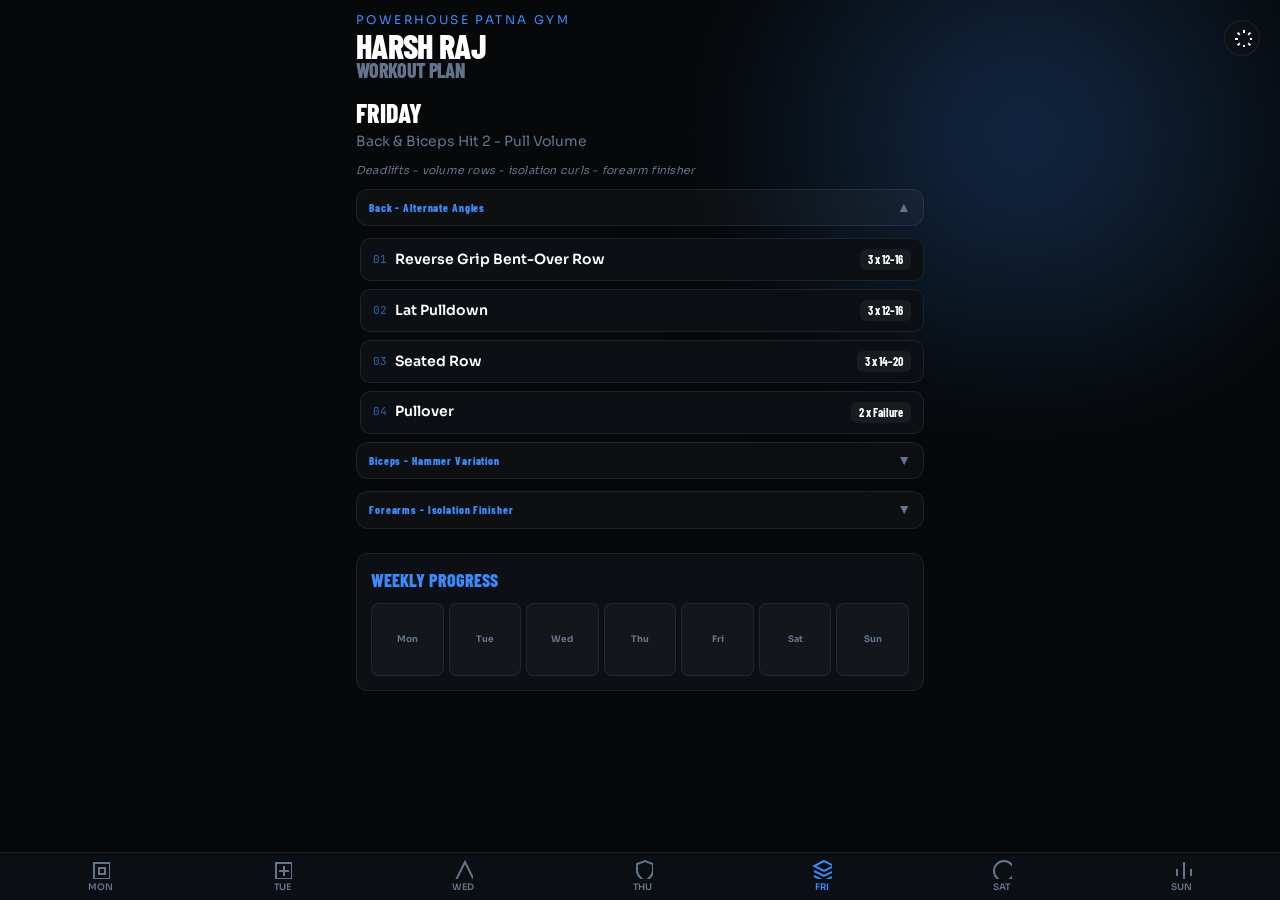
<file: index.html>
<!DOCTYPE html>
<html lang="en">
<head>
    <meta charset="UTF-8">
    <meta name="viewport" content="width=device-width, initial-scale=1.0, maximum-scale=1.0, user-scalable=no, viewport-fit=cover">
    <title>Harsh Raj — Workout Plan</title>
    
    <!-- PWA -->
    <link rel="manifest" href="manifest.json">
    <meta name="theme-color" content="#080b0f">
    <meta name="apple-mobile-web-app-capable" content="yes">
    <meta name="apple-mobile-web-app-status-bar-style" content="black-translucent">
    <link rel="apple-touch-icon" href="icons/icon-192.png">

    <!-- Fonts -->
    <link rel="preconnect" href="https://fonts.googleapis.com">
    <link rel="preconnect" href="https://fonts.gstatic.com" crossorigin>
    <link href="https://fonts.googleapis.com/css2?family=Barlow+Condensed:wght@400;600;700;800;900&family=Sora:wght@300;400;600;700&family=JetBrains+Mono:wght@400;500&display=swap" rel="stylesheet">

    <!-- Styles -->
    <link rel="stylesheet" href="style-extra.css">
</head>
<body class="day-blue">
    <div class="glow-bg"></div>
    <div class="pull-to-refresh" id="ptr">↓ Pull to update</div>

    <button class="focus-btn" onclick="toggleFocusMode()" aria-label="Toggle Focus Mode">
        <svg class="nav-icon"><path d="M12 3v3m0 12v3M5.6 5.6l2.2 2.2m8.4 8.4l2.2 2.2M3 12h3m12 0h3M5.6 18.4l2.2-2.2m8.4-8.4l2.2-2.2"/></svg>
    </button>

    <div class="app-container">
        <!-- ════════ HERO ════════ -->
        <header>
            <div class="brand-eyebrow">POWERHOUSE PATNA GYM</div>
            <h1 class="hero-title">
                <span class="name">HARSH RAJ</span>
                <span class="sub">WORKOUT PLAN</span>
            </h1>
        </header>

        <main id="app-content">
            <!-- ════════ MONDAY (Back & Bi) ════════ -->
            <section class="exercise-section" id="day-0">
                <div class="day-header">
                    <div class="day-info">
                        <h2>MONDAY</h2>
                        <p>Back & Biceps - Primary Pull</p>
                    </div>
                </div>

                <div class="day-note-pwa">Width + thickness + arm curl volume + forearm finisher</div>

                <!-- Group: Back -->
                <div class="muscle-group open">
                    <div class="group-header">
                        <span class="group-title">Back - Thickness & Width</span>
                        <span class="group-icon">▼</span>
                    </div>
                    <div class="group-content">
                        <div class="exercise-card" data-id="m01">
                            <div class="exercise-header">
                                <div class="ex-title-wrap">
                                    <span class="ex-number">01</span>
                                    <span class="ex-name">T-Bar Row</span>
                                </div>
                                <span class="ex-badge">3 x 12–16</span>
                            </div>
                            <div class="exercise-details">
                                <div class="details-content">
                                    <ul class="cues-list">
                                        <li>Hip hinge ~45°; chest up, back flat throughout</li>
                                        <li>Pull handle to lower sternum; elbows stay close</li>
                                        <li>Squeeze shoulder blades at the top - hold 1 sec</li>
                                        <li>Full stretch at bottom; don't round upper back</li>
                                    </ul>
                                    <div class="tip-box"><strong>Pro Tip:</strong> Primary thickness builder. The hip-hinge position mirrors a takedown stance.</div>
                                </div>
                            </div>
                        </div>

                        <div class="exercise-card" data-id="m02">
                            <div class="exercise-header">
                                <div class="ex-title-wrap">
                                    <span class="ex-number">02</span>
                                    <span class="ex-name">Lat Pulldown</span>
                                </div>
                                <span class="ex-badge">3 x 12–16</span>
                            </div>
                            <div class="exercise-details">
                                <div class="details-content">
                                    <ul class="cues-list">
                                        <li>Lean back 15°; initiate by depressing scapula</li>
                                        <li>Pull bar to upper sternum - not behind the neck</li>
                                        <li>Full stretch at top; let shoulder blades rise</li>
                                    </ul>
                                    <div class="tip-box"><strong>Pro Tip:</strong> Think "pull elbows to pockets" to shift load from biceps to lats instantly.</div>
                                </div>
                            </div>
                        </div>

                        <div class="exercise-card" data-id="m03">
                            <div class="exercise-header">
                                <div class="ex-title-wrap">
                                    <span class="ex-number">03</span>
                                    <span class="ex-name">Seated Row</span>
                                </div>
                                <span class="ex-badge">3 x 14–20</span>
                            </div>
                            <div class="exercise-details">
                                <div class="details-content">
                                    <ul class="cues-list">
                                        <li>Slight forward lean at start for full lat stretch</li>
                                        <li>Pull to upper abdomen; elbows hug torso</li>
                                        <li>Squeeze blades at peak; slow return</li>
                                    </ul>
                                    <div class="tip-box"><strong>Pro Tip:</strong> Higher reps (14-20) here create metabolic stress for back density.</div>
                                </div>
                            </div>
                        </div>

                        <div class="exercise-card" data-id="m04">
                            <div class="exercise-header">
                                <div class="ex-title-wrap">
                                    <span class="ex-number">04</span>
                                    <span class="ex-name">Pullover</span>
                                </div>
                                <span class="ex-badge">2 x Failure</span>
                            </div>
                            <div class="exercise-details">
                                <div class="details-content">
                                    <ul class="cues-list">
                                        <li>Lie across bench; hips low to maximise stretch</li>
                                        <li>Arms straight (soft bend); arc from overhead to hips</li>
                                    </ul>
                                    <div class="tip-box"><strong>Pro Tip:</strong> Develops the serratus anterior - the "fingers" at the side of the chest.</div>
                                </div>
                            </div>
                        </div>
                    </div>
                </div>

                <!-- Group: Biceps -->
                <div class="muscle-group">
                    <div class="group-header">
                        <span class="group-title">Biceps - Peak & Contraction</span>
                        <span class="group-icon">▼</span>
                    </div>
                    <div class="group-content">
                        <div class="exercise-card" data-id="m05">
                            <div class="exercise-header">
                                <div class="ex-title-wrap">
                                    <span class="ex-number">05</span>
                                    <span class="ex-name">Preacher Curl</span>
                                </div>
                                <span class="ex-badge">3 x 12–16</span>
                            </div>
                            <div class="exercise-details">
                                <div class="details-content">
                                    <ul class="cues-list">
                                        <li>Chest flat against pad; upper arms supported</li>
                                        <li>Full extension at the bottom - don't cut ROM</li>
                                    </ul>
                                    <div class="tip-box"><strong>Pro Tip:</strong> Eliminates momentum. When you can't cheat, every rep is pure muscle work.</div>
                                </div>
                            </div>
                        </div>

                        <div class="exercise-card" data-id="m06">
                            <div class="exercise-header">
                                <div class="ex-title-wrap">
                                    <span class="ex-number">06</span>
                                    <span class="ex-name">Dumbbell Curl</span>
                                </div>
                                <span class="ex-badge">3 x Failure</span>
                            </div>
                            <div class="exercise-details">
                                <div class="details-content">
                                    <ul class="cues-list">
                                        <li>Supinate (twist pinky out) for peak contraction</li>
                                        <li>No swinging - if you're swinging, the set is over</li>
                                    </ul>
                                    <div class="tip-box"><strong>Pro Tip:</strong> Going to failure here after preachers maximizes growth stimulus.</div>
                                </div>
                            </div>
                        </div>
                    </div>
                </div>

                <!-- Group: Forearms -->
                <div class="muscle-group">
                    <div class="group-header">
                        <span class="group-title">Forearms - Grip & Thickness</span>
                        <span class="group-icon">▼</span>
                    </div>
                    <div class="group-content">
                        <div class="exercise-card" data-id="m07">
                            <div class="exercise-header">
                                <div class="ex-title-wrap">
                                    <span class="ex-number">07</span>
                                    <span class="ex-name">Reverse Grip Curls</span>
                                </div>
                                <span class="ex-badge">3 x 12</span>
                            </div>
                            <div class="exercise-details">
                                <div class="details-content">
                                    <ul class="cues-list">
                                        <li>Overhand grip; builds the brachialis for arm "thickness"</li>
                                    </ul>
                                </div>
                            </div>
                        </div>

                        <div class="exercise-card" data-id="m08">
                            <div class="exercise-header">
                                <div class="ex-title-wrap">
                                    <span class="ex-number">08</span>
                                    <span class="ex-name">Reverse Wrist Curls</span>
                                </div>
                                <span class="ex-badge">3 x Failure</span>
                            </div>
                            <div class="exercise-details">
                                <div class="details-content">
                                    <ul class="cues-list">
                                        <li>Light weight; focus on the burn in the extensors</li>
                                    </ul>
                                </div>
                            </div>
                        </div>

                        <div class="exercise-card" data-id="m09">
                            <div class="exercise-header">
                                <div class="ex-title-wrap">
                                    <span class="ex-number">09</span>
                                    <span class="ex-name">Bar Forearm Pushdown</span>
                                </div>
                                <span class="ex-badge">2 x 15</span>
                            </div>
                            <div class="exercise-details">
                                <div class="details-content">
                                    <ul class="cues-list">
                                        <li>Push bar down by extending wrists; elbows fixed</li>
                                    </ul>
                                </div>
                            </div>
                        </div>

                        <div class="exercise-card" data-id="m10">
                            <div class="exercise-header">
                                <div class="ex-title-wrap">
                                    <span class="ex-number">10</span>
                                    <span class="ex-name">Reverse Wrist Curls (2nd Hit)</span>
                                </div>
                                <span class="ex-badge">3 x 12</span>
                            </div>
                            <div class="exercise-details">
                                <div class="details-content">
                                    <ul class="cues-list">
                                        <li>Slightly lighter; focus on peak contraction</li>
                                    </ul>
                                </div>
                            </div>
                        </div>

                        <div class="exercise-card" data-id="m11">
                            <div class="exercise-header">
                                <div class="ex-title-wrap">
                                    <span class="ex-number">11</span>
                                    <span class="ex-name">Wrist Curls</span>
                                </div>
                                <span class="ex-badge">3 x 12</span>
                            </div>
                            <div class="exercise-details">
                                <div class="details-content">
                                    <ul class="cues-list">
                                        <li>Roll to fingertips; curl up high</li>
                                    </ul>
                                    <div class="tip-box"><strong>Note:</strong> Closes the primary pull session.</div>
                                </div>
                            </div>
                        </div>
                    </div>
                </div>
            </section>

            <section class="exercise-section" id="day-1">
                <div class="day-header">
                    <div class="day-info">
                        <h2>TUESDAY</h2>
                        <p>Chest & Triceps - Primary Push</p>
                    </div>
                </div>

                <div class="day-note-pwa">Heavy incline - volume incline - fly isolation - flat - decline - tri burnout</div>

                <!-- Group: Chest -->
                <div class="muscle-group open">
                    <div class="group-header">
                        <span class="group-title">Chest - Upper Focus</span>
                        <span class="group-icon">▼</span>
                    </div>
                    <div class="group-content">
                        <div class="exercise-card" data-id="t01">
                            <div class="exercise-header">
                                <div class="ex-title-wrap">
                                    <span class="ex-number">01</span>
                                    <span class="ex-name">Incline DB Press - Heavy</span>
                                </div>
                                <span class="ex-badge">3 x 6–12</span>
                            </div>
                            <div class="exercise-details">
                                <div class="details-content">
                                    <ul class="cues-list">
                                        <li>30-45° bench; pinch shoulder blades before unracking</li>
                                        <li>Lower DBs to outer chest; elbows ~75° from torso</li>
                                        <li>Heaviest set of the workout - go here fresh</li>
                                    </ul>
                                    <div class="tip-box"><strong>Pro Tip:</strong> Primary strength set. Aim for 6-8 reps with a weight that's genuinely challenging.</div>
                                </div>
                            </div>
                        </div>

                        <div class="exercise-card" data-id="t02">
                            <div class="exercise-header">
                                <div class="ex-title-wrap">
                                    <span class="ex-number">02</span>
                                    <span class="ex-name">Incline Bench - Slow</span>
                                </div>
                                <span class="ex-badge">1 x 16–20</span>
                            </div>
                            <div class="exercise-details">
                                <div class="details-content">
                                    <ul class="cues-list">
                                        <li>Moderate weight; 3-sec eccentric, 1-sec pause at bottom</li>
                                        <li>The slow tempo is intentional - fight every rep</li>
                                    </ul>
                                    <div class="tip-box"><strong>Why This Works:</strong> Back-to-back incline creates both mechanical tension and metabolic stress.</div>
                                </div>
                            </div>
                        </div>

                        <div class="exercise-card" data-id="t03">
                            <div class="exercise-header">
                                <div class="ex-title-wrap">
                                    <span class="ex-number">03</span>
                                    <span class="ex-name">Pec Deck Fly</span>
                                </div>
                                <span class="ex-badge">3 x 18</span>
                            </div>
                            <div class="exercise-details">
                                <div class="details-content">
                                    <ul class="cues-list">
                                        <li>Hugging motion; hold 1 sec at peak contraction</li>
                                        <li>Control the return fully - the stretch is the stimulus</li>
                                    </ul>
                                    <div class="tip-box"><strong>Pro Tip:</strong> Isolates the chest by removing tricep involvement. The stretch is where growth occurs.</div>
                                </div>
                            </div>
                        </div>

                        <div class="exercise-card" data-id="t04">
                            <div class="exercise-header">
                                <div class="ex-title-wrap">
                                    <span class="ex-number">04</span>
                                    <span class="ex-name">Flat Bench Press</span>
                                </div>
                                <span class="ex-badge">2 x 6–12</span>
                            </div>
                            <div class="exercise-details">
                                <div class="details-content">
                                    <ul class="cues-list">
                                        <li>Touch bar to lower sternum; elbows 45-60° to torso</li>
                                        <li>"Pull the bar apart" to activate lats and protect shoulders</li>
                                    </ul>
                                    <div class="tip-box"><strong>Note:</strong> Pre-fatigued chest makes these 2 sets extremely effective for volume.</div>
                                </div>
                            </div>
                        </div>

                        <div class="exercise-card" data-id="t05">
                            <div class="exercise-header">
                                <div class="ex-title-wrap">
                                    <span class="ex-number">05</span>
                                    <span class="ex-name">Decline DB Press</span>
                                </div>
                                <span class="ex-badge">3 x 16</span>
                            </div>
                            <div class="exercise-details">
                                <div class="details-content">
                                    <ul class="cues-list">
                                        <li>Decline angle targets lower fibres; press up and inward</li>
                                    </ul>
                                    <div class="tip-box"><strong>Note:</strong> Closes the chest session by hitting the final remaining fibre angle.</div>
                                </div>
                            </div>
                        </div>
                    </div>
                </div>

                <!-- Group: Triceps -->
                <div class="muscle-group">
                    <div class="group-header">
                        <span class="group-title">Triceps - Isolation</span>
                        <span class="group-icon">▼</span>
                    </div>
                    <div class="group-content">
                        <div class="exercise-card" data-id="t06">
                            <div class="exercise-header">
                                <div class="ex-title-wrap">
                                    <span class="ex-number">06</span>
                                    <span class="ex-name">Triceps Pushdown</span>
                                </div>
                                <span class="ex-badge">3 x Failure</span>
                            </div>
                            <div class="exercise-details">
                                <div class="details-content">
                                    <ul class="cues-list">
                                        <li>Split rope at bottom; let rope rise to chin for stretch</li>
                                    </ul>
                                    <div class="tip-box"><strong>Pro Tip:</strong> Triceps are already fatigued from pressing. Failure will come fast.</div>
                                </div>
                            </div>
                        </div>

                        <div class="exercise-card" data-id="t07">
                            <div class="exercise-header">
                                <div class="ex-title-wrap">
                                    <span class="ex-number">07</span>
                                    <span class="ex-name">Cable Overhead Extension</span>
                                </div>
                                <span class="ex-badge">3 x Failure</span>
                            </div>
                            <div class="exercise-details">
                                <div class="details-content">
                                    <ul class="cues-list">
                                        <li>Maximum stretch on the long head; return slowly</li>
                                    </ul>
                                    <div class="tip-box"><strong>Pro Tip:</strong> Essential for total tricep development. Leave nothing in the tank.</div>
                                </div>
                            </div>
                        </div>
                    </div>
                </div>

                <!-- Group: Abs -->
                <div class="muscle-group">
                    <div class="group-header">
                        <span class="group-title">Abs - Core Stability</span>
                        <span class="group-icon">▼</span>
                    </div>
                    <div class="group-content">
                        <div class="exercise-card" data-id="t08">
                            <div class="exercise-header">
                                <div class="ex-title-wrap">
                                    <span class="ex-number">08</span>
                                    <span class="ex-name">Crunches</span>
                                </div>
                                <span class="ex-badge">3 x 15–20</span>
                            </div>
                            <div class="exercise-details">
                                <div class="details-content">
                                    <ul class="cues-list">
                                        <li>Hands at temples; curl ribs to hips; don't pull neck</li>
                                        <li>Breathe out at the top; feel the squeeze</li>
                                    </ul>
                                </div>
                            </div>
                        </div>

                        <div class="exercise-card" data-id="t09">
                            <div class="exercise-header">
                                <div class="ex-title-wrap">
                                    <span class="ex-number">09</span>
                                    <span class="ex-name">Leg Raises</span>
                                </div>
                                <span class="ex-badge">3 x 12–15</span>
                            </div>
                            <div class="exercise-details">
                                <div class="details-content">
                                    <ul class="cues-list">
                                        <li>Posterior pelvic tilt at top activates lower abs</li>
                                        <li>Keep lower back flat against floor</li>
                                    </ul>
                                </div>
                            </div>
                        </div>

                        <div class="exercise-card" data-id="t10">
                            <div class="exercise-header">
                                <div class="ex-title-wrap">
                                    <span class="ex-number">10</span>
                                    <span class="ex-name">Plank</span>
                                </div>
                                <span class="ex-badge">3 x 30–60s</span>
                            </div>
                            <div class="exercise-details">
                                <div class="details-content">
                                    <ul class="cues-list">
                                        <li>Rigid body; squeeze glutes + quads + abs simultaneously</li>
                                    </ul>
                                    <div class="tip-box"><strong>Progress:</strong> Beat your previous time by 5 seconds at minimum.</div>
                                </div>
                            </div>
                        </div>
                    </div>
                </div>
            </section>

            <!-- ════════ WEDNESDAY (Shoulders) ════════ -->
            <section class="exercise-section" id="day-2">
                <div class="day-header">
                    <div class="day-info">
                        <h2>WEDNESDAY</h2>
                        <p>Shoulders - 3D Delts</p>
                    </div>
                </div>

                <div class="day-note-pwa">Press - lateral isolation - rear delt - traps - forearm finisher</div>

                <!-- Group: Shoulders -->
                <div class="muscle-group open">
                    <div class="group-header">
                        <span class="group-title">Shoulders - Roundness</span>
                        <span class="group-icon">▼</span>
                    </div>
                    <div class="group-content">
                        <div class="exercise-card" data-id="w01">
                            <div class="exercise-header">
                                <div class="ex-title-wrap">
                                    <span class="ex-number">01</span>
                                    <span class="ex-name">DB Press</span>
                                </div>
                                <span class="ex-badge">3 x 8–14</span>
                            </div>
                            <div class="exercise-details">
                                <div class="details-content">
                                    <ul class="cues-list">
                                        <li>Seated or standing; DBs at ear level, palms forward</li>
                                        <li>Press up and slightly inward; full extension overhead</li>
                                        <li>Control descent - don't drop below ear level</li>
                                    </ul>
                                    <div class="tip-box"><strong>Pro Tip:</strong> Fixing strength imbalances. Match reps from the weaker side first.</div>
                                </div>
                            </div>
                        </div>

                        <div class="exercise-card" data-id="w02">
                            <div class="exercise-header">
                                <div class="ex-title-wrap">
                                    <span class="ex-number">02</span>
                                    <span class="ex-name">Cable Lateral Raise</span>
                                </div>
                                <span class="ex-badge">3 x 16–20</span>
                            </div>
                            <div class="exercise-details">
                                <div class="details-content">
                                    <ul class="cues-list">
                                        <li>Cable at ankle height; lead with elbow; tilt pinky up slightly</li>
                                        <li>Controlled descent - 2 sec down minimum</li>
                                    </ul>
                                    <div class="tip-box"><strong>Cable vs DB:</strong> Constant tension makes this superior for medial delt isolation.</div>
                                </div>
                            </div>
                        </div>

                        <div class="exercise-card" data-id="w03">
                            <div class="exercise-header">
                                <div class="ex-title-wrap">
                                    <span class="ex-number">03</span>
                                    <span class="ex-name">Reverse Pec Deck - Slow</span>
                                </div>
                                <span class="ex-badge">3 x Failure</span>
                            </div>
                            <div class="exercise-details">
                                <div class="details-content">
                                    <ul class="cues-list">
                                        <li>Drive elbows back in wide arc; 3-sec eccentric</li>
                                        <li>Hold 1 sec at rear peak peak; feel the squeeze</li>
                                    </ul>
                                    <div class="tip-box"><strong>Critical:</strong> Essential for shoulder health and the 3D "capped" look.</div>
                                </div>
                            </div>
                        </div>

                        <div class="exercise-card" data-id="w04">
                            <div class="exercise-header">
                                <div class="ex-title-wrap">
                                    <span class="ex-number">04</span>
                                    <span class="ex-name">Cable Shrugs</span>
                                </div>
                                <span class="ex-badge">3 x 12</span>
                            </div>
                            <div class="exercise-details">
                                <div class="details-content">
                                    <ul class="cues-list">
                                        <li>Straight arms; shrug straight up; hold for 2 sec</li>
                                        <li>Don't roll shoulders; controlled descent</li>
                                    </ul>
                                    <div class="tip-box"><strong>Pro Tip:</strong> Upward path keeps movement in traps, not rotator cuff.</div>
                                </div>
                            </div>
                        </div>
                    </div>
                </div>

                <!-- Group: Forearms -->
                <div class="muscle-group">
                    <div class="group-header">
                        <span class="group-title">Forearms - Isolation</span>
                        <span class="group-icon">▼</span>
                    </div>
                    <div class="group-content">
                        <div class="exercise-card" data-id="w05">
                            <div class="exercise-header">
                                <div class="ex-title-wrap">
                                    <span class="ex-number">05</span>
                                    <span class="ex-name">Reverse Grip Curls</span>
                                </div>
                                <span class="ex-badge">3 x 12</span>
                            </div>
                            <div class="exercise-details">
                                <div class="details-content">
                                    <ul class="cues-list">
                                        <li>Overhand grip; controlled motion; full expansion</li>
                                    </ul>
                                </div>
                            </div>
                        </div>

                        <div class="exercise-card" data-id="w06">
                            <div class="exercise-header">
                                <div class="ex-title-wrap">
                                    <span class="ex-number">06</span>
                                    <span class="ex-name">Reverse Wrist Curls</span>
                                </div>
                                <span class="ex-badge">3 x Failure</span>
                            </div>
                            <div class="exercise-details">
                                <div class="details-content">
                                    <ul class="cues-list">
                                        <li>Forearms on thighs; extend wrists upward fully</li>
                                    </ul>
                                </div>
                            </div>
                        </div>

                        <div class="exercise-card" data-id="w07">
                            <div class="exercise-header">
                                <div class="ex-title-wrap">
                                    <span class="ex-number">07</span>
                                    <span class="ex-name">Bar Forearm Pushdown</span>
                                </div>
                                <span class="ex-badge">2 x 15</span>
                            </div>
                            <div class="exercise-details">
                                <div class="details-content">
                                    <ul class="cues-list">
                                        <li>Cable machine; overhand grip; extend wrists down</li>
                                    </ul>
                                </div>
                            </div>
                        </div>

                        <div class="exercise-card" data-id="w08">
                            <div class="exercise-header">
                                <div class="ex-title-wrap">
                                    <span class="ex-number">08</span>
                                    <span class="ex-name">Wrist Curls</span>
                                </div>
                                <span class="ex-badge">3 x 12</span>
                            </div>
                            <div class="exercise-details">
                                <div class="details-content">
                                    <ul class="cues-list">
                                        <li>Roll to fingertips; curl wrists up as high as possible</li>
                                    </ul>
                                    <div class="tip-box"><strong>Note:</strong> Closes the Wednesday session.</div>
                                </div>
                            </div>
                        </div>
                    </div>
                </div>
            </section>

            <section class="exercise-section" id="day-3">
                <div class="day-header">
                    <div class="day-info">
                        <h2>THURSDAY</h2>
                        <p>Legs - Lower Body Strength</p>
                    </div>
                </div>

                <div class="day-note-pwa">Heavy squats - leg press - extensions - curls - calf raises - abs</div>

                <!-- Group: Legs Heavy -->
                <div class="muscle-group open">
                    <div class="group-header">
                        <span class="group-title">Legs - Heavy</span>
                        <span class="group-icon">▼</span>
                    </div>
                    <div class="group-content">
                        <div class="exercise-card" data-id="l01">
                            <div class="exercise-header">
                                <div class="ex-title-wrap">
                                    <span class="ex-number">01</span>
                                    <span class="ex-name">Barbell Squats</span>
                                </div>
                                <span class="ex-badge">3 x 8–14</span>
                            </div>
                            <div class="exercise-details">
                                <div class="details-content">
                                    <ul class="cues-list">
                                        <li>Bar on mid-trap shelf; brace core hard before every rep</li>
                                        <li>Break at hips and knees simultaneously; descend to parallel+</li>
                                        <li>Knees track over toes; drive through full foot</li>
                                        <li>Chest stays tall; don't "good-morning" it up</li>
                                    </ul>
                                    <div class="tip-box"><strong>Pro Tip:</strong> The squat is the king of lower-body exercises. Track your squat numbers weekly.</div>
                                </div>
                            </div>
                        </div>

                        <div class="exercise-card" data-id="l02">
                            <div class="exercise-header">
                                <div class="ex-title-wrap">
                                    <span class="ex-number">02</span>
                                    <span class="ex-name">Leg Press</span>
                                </div>
                                <span class="ex-badge">3 x 16–20</span>
                            </div>
                            <div class="exercise-details">
                                <div class="details-content">
                                    <ul class="cues-list">
                                        <li>Feet shoulder-width on platform; press up (don't lock knees)</li>
                                        <li>Lower weight until knees are at 90°; avoid "butt wink"</li>
                                        <li>Focus on the quad push - higher reps for metabolic stress</li>
                                    </ul>
                                    <div class="tip-box"><strong>Note:</strong> Higher rep range here builds massive work capacity.</div>
                                </div>
                            </div>
                        </div>
                    </div>
                </div>

                <!-- Group: Quads & Hamstrings -->
                <div class="muscle-group">
                    <div class="group-header">
                        <span class="group-title">Legs - Isolation</span>
                        <span class="group-icon">▼</span>
                    </div>
                    <div class="group-content">
                        <div class="exercise-card" data-id="l03">
                            <div class="exercise-header">
                                <div class="ex-title-wrap">
                                    <span class="ex-number">03</span>
                                    <span class="ex-name">Leg Extension</span>
                                </div>
                                <span class="ex-badge">3 x 20</span>
                            </div>
                            <div class="exercise-details">
                                <div class="details-content">
                                    <ul class="cues-list">
                                        <li>Align knee joint with machine's cam pivot point</li>
                                        <li>Extend fully and squeeze the VMO at the top</li>
                                        <li>3-sec eccentric every rep; toes slightly inward</li>
                                    </ul>
                                    <div class="tip-box"><strong>Pro Tip:</strong> 20-rep leg extensions create brutal quad pump and metabolic stress.</div>
                                </div>
                            </div>
                        </div>

                        <div class="exercise-card" data-id="l04">
                            <div class="exercise-header">
                                <div class="ex-title-wrap">
                                    <span class="ex-number">04</span>
                                    <span class="ex-name">Lying Leg Curl</span>
                                </div>
                                <span class="ex-badge">3 x 20</span>
                            </div>
                            <div class="exercise-details">
                                <div class="details-content">
                                    <ul class="cues-list">
                                        <li>Hips flat on pad; curl fully until heels near glutes</li>
                                        <li>Hold peak contraction 1 sec; 3-sec eccentric</li>
                                        <li>Pointed toes increases peak hamstring contraction</li>
                                    </ul>
                                </div>
                            </div>
                        </div>

                        <div class="exercise-card" data-id="l05">
                            <div class="exercise-header">
                                <div class="ex-title-wrap">
                                    <span class="ex-number">05</span>
                                    <span class="ex-name">Seated Leg Curls</span>
                                </div>
                                <span class="ex-badge">3 x 20</span>
                            </div>
                            <div class="exercise-details">
                                <div class="details-content">
                                    <ul class="cues-list">
                                        <li>Lock the thigh pad tight; sit tall</li>
                                        <li>Pull heels under the bench; slow return</li>
                                        <li>Maximises hamstring contraction in the shortened position</li>
                                    </ul>
                                    <div class="tip-box"><strong>Pro Tip:</strong> Different angles hit different parts of the hamstring complex. Complete development requires both.</div>
                                </div>
                            </div>
                        </div>
                    </div>
                </div>

                <!-- Group: Calves -->
                <div class="muscle-group">
                    <div class="group-header">
                        <span class="group-title">Calves - Frequency</span>
                        <span class="group-icon">▼</span>
                    </div>
                    <div class="group-content">
                        <div class="exercise-card" data-id="l06">
                            <div class="exercise-header">
                                <div class="ex-title-wrap">
                                    <span class="ex-number">06</span>
                                    <span class="ex-name">Standing Calf Raise</span>
                                </div>
                                <span class="ex-badge">3 x 16–20</span>
                            </div>
                            <div class="exercise-details">
                                <div class="details-content">
                                    <ul class="cues-list">
                                        <li>Full stretch at the bottom; pause 1 sec to kill momentum</li>
                                        <li>Explode up to toes; hold peak contraction 2 sec</li>
                                    </ul>
                                    <div class="tip-box"><strong>Critical:</strong> Most people bounce calf raises. The pause at the bottom is what makes them grow.</div>
                                </div>
                            </div>
                        </div>

                        <div class="exercise-card" data-id="l07">
                            <div class="exercise-header">
                                <div class="ex-title-wrap">
                                    <span class="ex-number">07</span>
                                    <span class="ex-name">Seated Calf Raise</span>
                                </div>
                                <span class="ex-badge">3 x 16–20</span>
                            </div>
                            <div class="exercise-details">
                                <div class="details-content">
                                    <ul class="cues-list">
                                        <li>Seated position isolates the soleus (under the gastroc)</li>
                                        <li>Full ROM; high reps for endurance and size</li>
                                    </ul>
                                </div>
                            </div>
                        </div>
                    </div>
                </div>

                <!-- Group: Abs -->
                <div class="muscle-group">
                    <div class="group-header">
                        <span class="group-title">Abs - Core Stability</span>
                        <span class="group-icon">▼</span>
                    </div>
                    <div class="group-content">
                        <div class="exercise-card" data-id="l08">
                            <div class="exercise-header">
                                <div class="ex-title-wrap">
                                    <span class="ex-number">08</span>
                                    <span class="ex-name">Crunches</span>
                                </div>
                                <span class="ex-badge">3 x 15–20</span>
                            </div>
                            <div class="exercise-details">
                                <div class="details-content">
                                    <ul class="cues-list">
                                        <li>Hands at temples; curl ribs to hips; don't pull neck</li>
                                        <li>Breathe out at the top; feel the squeeze</li>
                                    </ul>
                                </div>
                            </div>
                        </div>

                        <div class="exercise-card" data-id="l09">
                            <div class="exercise-header">
                                <div class="ex-title-wrap">
                                    <span class="ex-number">09</span>
                                    <span class="ex-name">Leg Raises</span>
                                </div>
                                <span class="ex-badge">3 x 12–15</span>
                            </div>
                            <div class="exercise-details">
                                <div class="details-content">
                                    <ul class="cues-list">
                                        <li>Posterior pelvic tilt at top activates lower abs</li>
                                        <li>Keep lower back flat against floor</li>
                                    </ul>
                                </div>
                            </div>
                        </div>

                        <div class="exercise-card" data-id="l10">
                            <div class="exercise-header">
                                <div class="ex-title-wrap">
                                    <span class="ex-number">10</span>
                                    <span class="ex-name">Plank</span>
                                </div>
                                <span class="ex-badge">3 x 30–60s</span>
                            </div>
                            <div class="exercise-details">
                                <div class="details-content">
                                    <ul class="cues-list">
                                        <li>Rigid body; squeeze glutes + quads + abs simultaneously</li>
                                    </ul>
                                    <div class="tip-box"><strong>Progress:</strong> Beat your previous time by 5 seconds at minimum.</div>
                                </div>
                            </div>
                        </div>
                    </div>
                </div>
            </section>

            <section class="exercise-section" id="day-4">
                <div class="day-header">
                    <div class="day-info">
                        <h2>FRIDAY</h2>
                        <p>Back & Biceps Hit 2 - Pull Volume</p>
                    </div>
                </div>

                <div class="day-note-pwa">Deadlifts - volume rows - isolation curls - forearm finisher</div>

                <!-- Group: Back -->
                <div class="muscle-group open">
                    <div class="group-header">
                        <span class="group-title">Back - Alternate Angles</span>
                        <span class="group-icon">▼</span>
                    </div>
                    <div class="group-content">
                        <div class="exercise-card" data-id="f01">
                            <div class="exercise-header">
                                <div class="ex-title-wrap">
                                    <span class="ex-number">01</span>
                                    <span class="ex-name">Reverse Grip Bent-Over Row</span>
                                </div>
                                <span class="ex-badge">3 x 12–16</span>
                            </div>
                            <div class="exercise-details">
                                <div class="details-content">
                                    <ul class="cues-list">
                                        <li>Underhand (supinated) grip; hip hinge same as T-bar row</li>
                                        <li>Elbows stay closer to torso than overhand row</li>
                                        <li>Pull to lower abdomen; supinated grip emphasises lower lats</li>
                                    </ul>
                                    <div class="tip-box"><strong>Why Different:</strong> Monday's row used an overhand grip. Today's reverse grip shifts load to lower lats and involves biceps more.</div>
                                </div>
                            </div>
                        </div>

                        <div class="exercise-card" data-id="f02">
                            <div class="exercise-header">
                                <div class="ex-title-wrap">
                                    <span class="ex-number">02</span>
                                    <span class="ex-name">Lat Pulldown</span>
                                </div>
                                <span class="ex-badge">3 x 12–16</span>
                            </div>
                            <div class="exercise-details">
                                <div class="details-content">
                                    <ul class="cues-list">
                                        <li>Use wide overhand OR underhand supinated grip today</li>
                                        <li>Different grips recruit different lat fibre regions</li>
                                    </ul>
                                    <div class="tip-box"><strong>Pro Tip:</strong> Rotating grip weekly prevents adaptation and ensures full back development.</div>
                                </div>
                            </div>
                        </div>

                        <div class="exercise-card" data-id="f03">
                            <div class="exercise-header">
                                <div class="ex-title-wrap">
                                    <span class="ex-number">03</span>
                                    <span class="ex-name">Seated Row</span>
                                </div>
                                <span class="ex-badge">3 x 14–20</span>
                            </div>
                            <div class="exercise-details">
                                <div class="details-content">
                                    <ul class="cues-list">
                                        <li>Same execution as Monday; vary the attachment if available</li>
                                        <li>Wide grip = upper-back; close V-bar = lower lat</li>
                                    </ul>
                                    <div class="tip-box"><strong>Note:</strong> Second weekly hit on the same movement pattern builds strength faster.</div>
                                </div>
                            </div>
                        </div>

                        <div class="exercise-card" data-id="f04">
                            <div class="exercise-header">
                                <div class="ex-title-wrap">
                                    <span class="ex-number">04</span>
                                    <span class="ex-name">Pullover</span>
                                </div>
                                <span class="ex-badge">2 x Failure</span>
                            </div>
                            <div class="exercise-details">
                                <div class="details-content">
                                    <ul class="cues-list">
                                        <li>Same execution as Monday; go slightly heavier or slower</li>
                                        <li>Full stretch at overhead position — the key stimulus</li>
                                    </ul>
                                </div>
                            </div>
                        </div>
                    </div>
                </div>

                <!-- Group: Biceps -->
                <div class="muscle-group">
                    <div class="group-header">
                        <span class="group-title">Biceps - Hammer Variation</span>
                        <span class="group-icon">▼</span>
                    </div>
                    <div class="group-content">
                        <div class="exercise-card" data-id="f05">
                            <div class="exercise-header">
                                <div class="ex-title-wrap">
                                    <span class="ex-number">05</span>
                                    <span class="ex-name">Hammer Curl</span>
                                </div>
                                <span class="ex-badge">3 x Failure</span>
                            </div>
                            <div class="exercise-details">
                                <div class="details-content">
                                    <ul class="cues-list">
                                        <li>Neutral grip (thumbs up); elbows fixed at sides</li>
                                        <li>Curl in a vertical plane; wrists stay neutral throughout</li>
                                        <li>Full extension at bottom; don't swing</li>
                                    </ul>
                                    <div class="tip-box"><strong>Why Different:</strong> Monday focused on peak. Hammer curls focus on brachialis to push the bicep up for arm thickness.</div>
                                </div>
                            </div>
                        </div>
                    </div>
                </div>

                <!-- Group: Forearms -->
                <div class="muscle-group">
                    <div class="group-header">
                        <span class="group-title">Forearms - Isolation Finisher</span>
                        <span class="group-icon">▼</span>
                    </div>
                    <div class="group-content">
                        <div class="exercise-card" data-id="f06">
                            <div class="exercise-header">
                                <div class="ex-title-wrap">
                                    <span class="ex-number">06</span>
                                    <span class="ex-name">Reverse Grip Curls</span>
                                </div>
                                <span class="ex-badge">3 x 12</span>
                            </div>
                            <div class="exercise-details">
                                <div class="details-content">
                                    <ul class="cues-list">
                                        <li>Pronated grip; slow and controlled to build top of forearm</li>
                                    </ul>
                                </div>
                            </div>
                        </div>

                        <div class="exercise-card" data-id="f07">
                            <div class="exercise-header">
                                <div class="ex-title-wrap">
                                    <span class="ex-number">07</span>
                                    <span class="ex-name">Reverse Wrist Curls</span>
                                </div>
                                <span class="ex-badge">3 x Failure</span>
                            </div>
                            <div class="exercise-details">
                                <div class="details-content">
                                    <ul class="cues-list">
                                        <li>Extend wrists upward fully; high rep burnout</li>
                                    </ul>
                                </div>
                            </div>
                        </div>

                        <div class="exercise-card" data-id="f08">
                            <div class="exercise-header">
                                <div class="ex-title-wrap">
                                    <span class="ex-number">08</span>
                                    <span class="ex-name">Bar Forearm Pushdown</span>
                                </div>
                                <span class="ex-badge">2 x 15</span>
                            </div>
                            <div class="exercise-details">
                                <div class="details-content">
                                    <ul class="cues-list">
                                        <li>Overhand grip on cable bar; extend wrists down</li>
                                    </ul>
                                </div>
                            </div>
                        </div>

                        <div class="exercise-card" data-id="f09">
                            <div class="exercise-header">
                                <div class="ex-title-wrap">
                                    <span class="ex-number">09</span>
                                    <span class="ex-name">Reverse Wrist Curls</span>
                                </div>
                                <span class="ex-badge">3 x 12</span>
                            </div>
                            <div class="exercise-details">
                                <div class="details-content">
                                    <ul class="cues-list">
                                        <li>Second set variation for forearm endurance</li>
                                    </ul>
                                </div>
                            </div>
                        </div>

                        <div class="exercise-card" data-id="f10">
                            <div class="exercise-header">
                                <div class="ex-title-wrap">
                                    <span class="ex-number">10</span>
                                    <span class="ex-name">Wrist Curls</span>
                                </div>
                                <span class="ex-badge">3 x 12</span>
                            </div>
                            <div class="exercise-details">
                                <div class="details-content">
                                    <ul class="cues-list">
                                        <li>Roll to fingertips; curl wrists up; max pump focus</li>
                                    </ul>
                                </div>
                            </div>
                        </div>
                    </div>
                </div>
            </section>

            <section class="exercise-section" id="day-5">
                <div class="day-header">
                    <div class="day-info">
                        <h2>SATURDAY</h2>
                        <p>Chest & Triceps Hit 2 - Push Volume</p>
                    </div>
                </div>

                <div class="day-note-pwa">Incline volume - isolation focus - heavy tri work - abs</div>

                <!-- Group: Chest -->
                <div class="muscle-group open">
                    <div class="group-header">
                        <span class="group-title">Chest - Upper Focus</span>
                        <span class="group-icon">▼</span>
                    </div>
                    <div class="group-content">
                        <div class="exercise-card" data-id="s01">
                            <div class="exercise-header">
                                <div class="ex-title-wrap">
                                    <span class="ex-number">01</span>
                                    <span class="ex-name">Incline DB Press - Heavy</span>
                                </div>
                                <span class="ex-badge">3 x 6–12</span>
                            </div>
                            <div class="exercise-details">
                                <div class="details-content">
                                    <ul class="cues-list">
                                        <li>30-45° bench; pinch shoulder blades before unracking</li>
                                        <li>Lower DBs to outer chest; elbows ~75° from torso</li>
                                        <li>Heaviest set of the workout - go here fresh</li>
                                    </ul>
                                    <div class="tip-box"><strong>Pro Tip:</strong> Primary strength set. Aim for 6-8 reps with a weight that's genuinely challenging.</div>
                                </div>
                            </div>
                        </div>

                        <div class="exercise-card" data-id="s02">
                            <div class="exercise-header">
                                <div class="ex-title-wrap">
                                    <span class="ex-number">02</span>
                                    <span class="ex-name">Incline Bench - Slow</span>
                                </div>
                                <span class="ex-badge">1 x 16–20</span>
                            </div>
                            <div class="exercise-details">
                                <div class="details-content">
                                    <ul class="cues-list">
                                        <li>Moderate weight; 3-sec eccentric, 1-sec pause at bottom</li>
                                        <li>The slow tempo is intentional - fight every rep</li>
                                    </ul>
                                    <div class="tip-box"><strong>Why This Works:</strong> Back-to-back incline creates both mechanical tension and metabolic stress.</div>
                                </div>
                            </div>
                        </div>

                        <div class="exercise-card" data-id="s03">
                            <div class="exercise-header">
                                <div class="ex-title-wrap">
                                    <span class="ex-number">03</span>
                                    <span class="ex-name">Pec Deck Fly</span>
                                </div>
                                <span class="ex-badge">3 x 18</span>
                            </div>
                            <div class="exercise-details">
                                <div class="details-content">
                                    <ul class="cues-list">
                                        <li>Hugging motion; hold 1 sec at peak contraction</li>
                                        <li>Control the return fully - the stretch is the stimulus</li>
                                    </ul>
                                    <div class="tip-box"><strong>Pro Tip:</strong> Isolates the chest by removing tricep involvement. The stretch is where growth occurs.</div>
                                </div>
                            </div>
                        </div>

                        <div class="exercise-card" data-id="s04">
                            <div class="exercise-header">
                                <div class="ex-title-wrap">
                                    <span class="ex-number">04</span>
                                    <span class="ex-name">Flat Bench Press</span>
                                </div>
                                <span class="ex-badge">2 x 6–12</span>
                            </div>
                            <div class="exercise-details">
                                <div class="details-content">
                                    <ul class="cues-list">
                                        <li>Touch bar to lower sternum; elbows 45-60° to torso</li>
                                        <li>"Pull the bar apart" to activate lats and protect shoulders</li>
                                    </ul>
                                    <div class="tip-box"><strong>Note:</strong> Pre-fatigued chest makes these 2 sets extremely effective for volume.</div>
                                </div>
                            </div>
                        </div>

                        <div class="exercise-card" data-id="s05">
                            <div class="exercise-header">
                                <div class="ex-title-wrap">
                                    <span class="ex-number">05</span>
                                    <span class="ex-name">Decline DB Press</span>
                                </div>
                                <span class="ex-badge">3 x 16</span>
                            </div>
                            <div class="exercise-details">
                                <div class="details-content">
                                    <ul class="cues-list">
                                        <li>Decline angle targets lower fibres; press up and inward</li>
                                    </ul>
                                    <div class="tip-box"><strong>Note:</strong> Closes the chest session by hitting the final remaining fibre angle.</div>
                                </div>
                            </div>
                        </div>
                    </div>
                </div>

                <!-- Group: Triceps -->
                <div class="muscle-group">
                    <div class="group-header">
                        <span class="group-title">Triceps - Isolation</span>
                        <span class="group-icon">▼</span>
                    </div>
                    <div class="group-content">
                        <div class="exercise-card" data-id="s06">
                            <div class="exercise-header">
                                <div class="ex-title-wrap">
                                    <span class="ex-number">06</span>
                                    <span class="ex-name">Triceps Pushdown</span>
                                </div>
                                <span class="ex-badge">3 x Failure</span>
                            </div>
                            <div class="exercise-details">
                                <div class="details-content">
                                    <ul class="cues-list">
                                        <li>Split rope at bottom; let rope rise to chin for stretch</li>
                                    </ul>
                                    <div class="tip-box"><strong>Pro Tip:</strong> Triceps are already fatigued from pressing. Failure will come fast.</div>
                                </div>
                            </div>
                        </div>

                        <div class="exercise-card" data-id="s07">
                            <div class="exercise-header">
                                <div class="ex-title-wrap">
                                    <span class="ex-number">07</span>
                                    <span class="ex-name">Cable Overhead Extension</span>
                                </div>
                                <span class="ex-badge">3 x Failure</span>
                            </div>
                            <div class="exercise-details">
                                <div class="details-content">
                                    <ul class="cues-list">
                                        <li>Maximum stretch on the long head; return slowly</li>
                                    </ul>
                                    <div class="tip-box"><strong>Pro Tip:</strong> Essential for total tricep development. Leave nothing in the tank.</div>
                                </div>
                            </div>
                        </div>
                    </div>
                </div>

                <!-- Group: Abs -->
                <div class="muscle-group">
                    <div class="group-header">
                        <span class="group-title">Abs - Core Stability</span>
                        <span class="group-icon">▼</span>
                    </div>
                    <div class="group-content">
                        <div class="exercise-card" data-id="s08">
                            <div class="exercise-header">
                                <div class="ex-title-wrap">
                                    <span class="ex-number">08</span>
                                    <span class="ex-name">Crunches</span>
                                </div>
                                <span class="ex-badge">3 x 15–20</span>
                            </div>
                            <div class="exercise-details">
                                <div class="details-content">
                                    <ul class="cues-list">
                                        <li>Hands at temples; curl ribs to hips; don't pull neck</li>
                                        <li>Breathe out at the top; feel the squeeze</li>
                                    </ul>
                                </div>
                            </div>
                        </div>

                        <div class="exercise-card" data-id="s09">
                            <div class="exercise-header">
                                <div class="ex-title-wrap">
                                    <span class="ex-number">09</span>
                                    <span class="ex-name">Leg Raises</span>
                                </div>
                                <span class="ex-badge">3 x 12–15</span>
                            </div>
                            <div class="exercise-details">
                                <div class="details-content">
                                    <ul class="cues-list">
                                        <li>Posterior pelvic tilt at top activates lower abs</li>
                                        <li>Keep lower back flat against floor</li>
                                    </ul>
                                </div>
                            </div>
                        </div>

                        <div class="exercise-card" data-id="s10">
                            <div class="exercise-header">
                                <div class="ex-title-wrap">
                                    <span class="ex-number">10</span>
                                    <span class="ex-name">Plank</span>
                                </div>
                                <span class="ex-badge">3 x 30–60s</span>
                            </div>
                            <div class="exercise-details">
                                <div class="details-content">
                                    <ul class="cues-list">
                                        <li>Rigid body; squeeze glutes + quads + abs simultaneously</li>
                                    </ul>
                                    <div class="tip-box"><strong>Progress:</strong> Beat your previous time by 5 seconds at minimum.</div>
                                </div>
                            </div>
                        </div>
                    </div>
                </div>
            </section>

            <!-- ════════ SUNDAY (Rest) ════════ -->
            <section class="exercise-section" id="day-6">
                <div class="day-header">
                    <div class="day-info">
                        <h2>SUNDAY</h2>
                        <p>Rest & Recovery</p>
                    </div>
                </div>
                <div class="tip-box" style="font-size: 16px; line-height: 1.6; margin-bottom: 20px;">
                    You trained 6 days. Every session, every rep of this week has broken your muscle fibres down. Sunday is when they rebuild — bigger and stronger than before. Don't skip recovery.
                </div>
                
                <div style="display: grid; grid-template-columns: repeat(auto-fit, minmax(140px, 1fr)); gap: 10px;">
                    <div class="tip-box" style="padding: 12px; margin: 0; text-align: center; font-size: 13px;">💤 8–9 hrs sleep</div>
                    <div class="tip-box" style="padding: 12px; margin: 0; text-align: center; font-size: 13px;">🥩 Hit protein target</div>
                    <div class="tip-box" style="padding: 12px; margin: 0; text-align: center; font-size: 13px;">💧 3–4 L water</div>
                    <div class="tip-box" style="padding: 12px; margin: 0; text-align: center; font-size: 13px;">🧘 Light stretching</div>
                    <div class="tip-box" style="padding: 12px; margin: 0; text-align: center; font-size: 13px;">🚶 Easy 20 min walk</div>
                    <div class="tip-box" style="padding: 12px; margin: 0; text-align: center; font-size: 13px;">📋 Plan next week</div>
                </div>
            </section>

            <!-- ════════ WEEKLY TRACKER ════════ -->
            <section class="weekly-tracker">
                <h3 class="display-font" style="font-size: 18px; color: var(--accent);">Weekly Progress</h3>
                <div class="tracker-grid" id="weekly-tracker-grid"></div>
            </section>
        </main>

        <!-- ════════ BOTTOM NAV ════════ -->
        <nav class="bottom-nav">
            <a href="#" class="nav-item active" data-day="0">
                <svg class="nav-icon"><path d="M4 4h16v16H4z M9 9h6v6H9z"/></svg>
                <span>MON</span>
            </a>
            <a href="#" class="nav-item" data-day="1">
                <svg class="nav-icon"><path d="M4 4h16v16H4z M12 7v10 M7 12h10"/></svg>
                <span>TUE</span>
            </a>
            <a href="#" class="nav-item" data-day="2">
                <svg class="nav-icon"><path d="M12 3l9 18H3l9-18z"/></svg>
                <span>WED</span>
            </a>
            <a href="#" class="nav-item" data-day="3">
                <svg class="nav-icon"><path d="M12 22s8-4 8-10V5l-8-3-8 3v7c0 6 8 10 8 10z"/></svg>
                <span>THU</span>
            </a>
            <a href="#" class="nav-item" data-day="4">
                <svg class="nav-icon"><path d="M12 2L2 7l10 5 10-5-10-5z M2 17l10 5 10-5 M2 12l10 5 10-5"/></svg>
                <span>FRI</span>
            </a>
            <a href="#" class="nav-item" data-day="5">
                <svg class="nav-icon"><circle cx="12" cy="12" r="10"/></svg>
                <span>SAT</span>
            </a>
            <a href="#" class="nav-item" data-day="6">
                <svg class="nav-icon"><path d="M10 21h4 M19 10v7 M5 10v7 M12 3v18"/></svg>
                <span>SUN</span>
            </a>
        </nav>
    </div>

    <script src="script.js"></script>
</body>
</html>
</file>
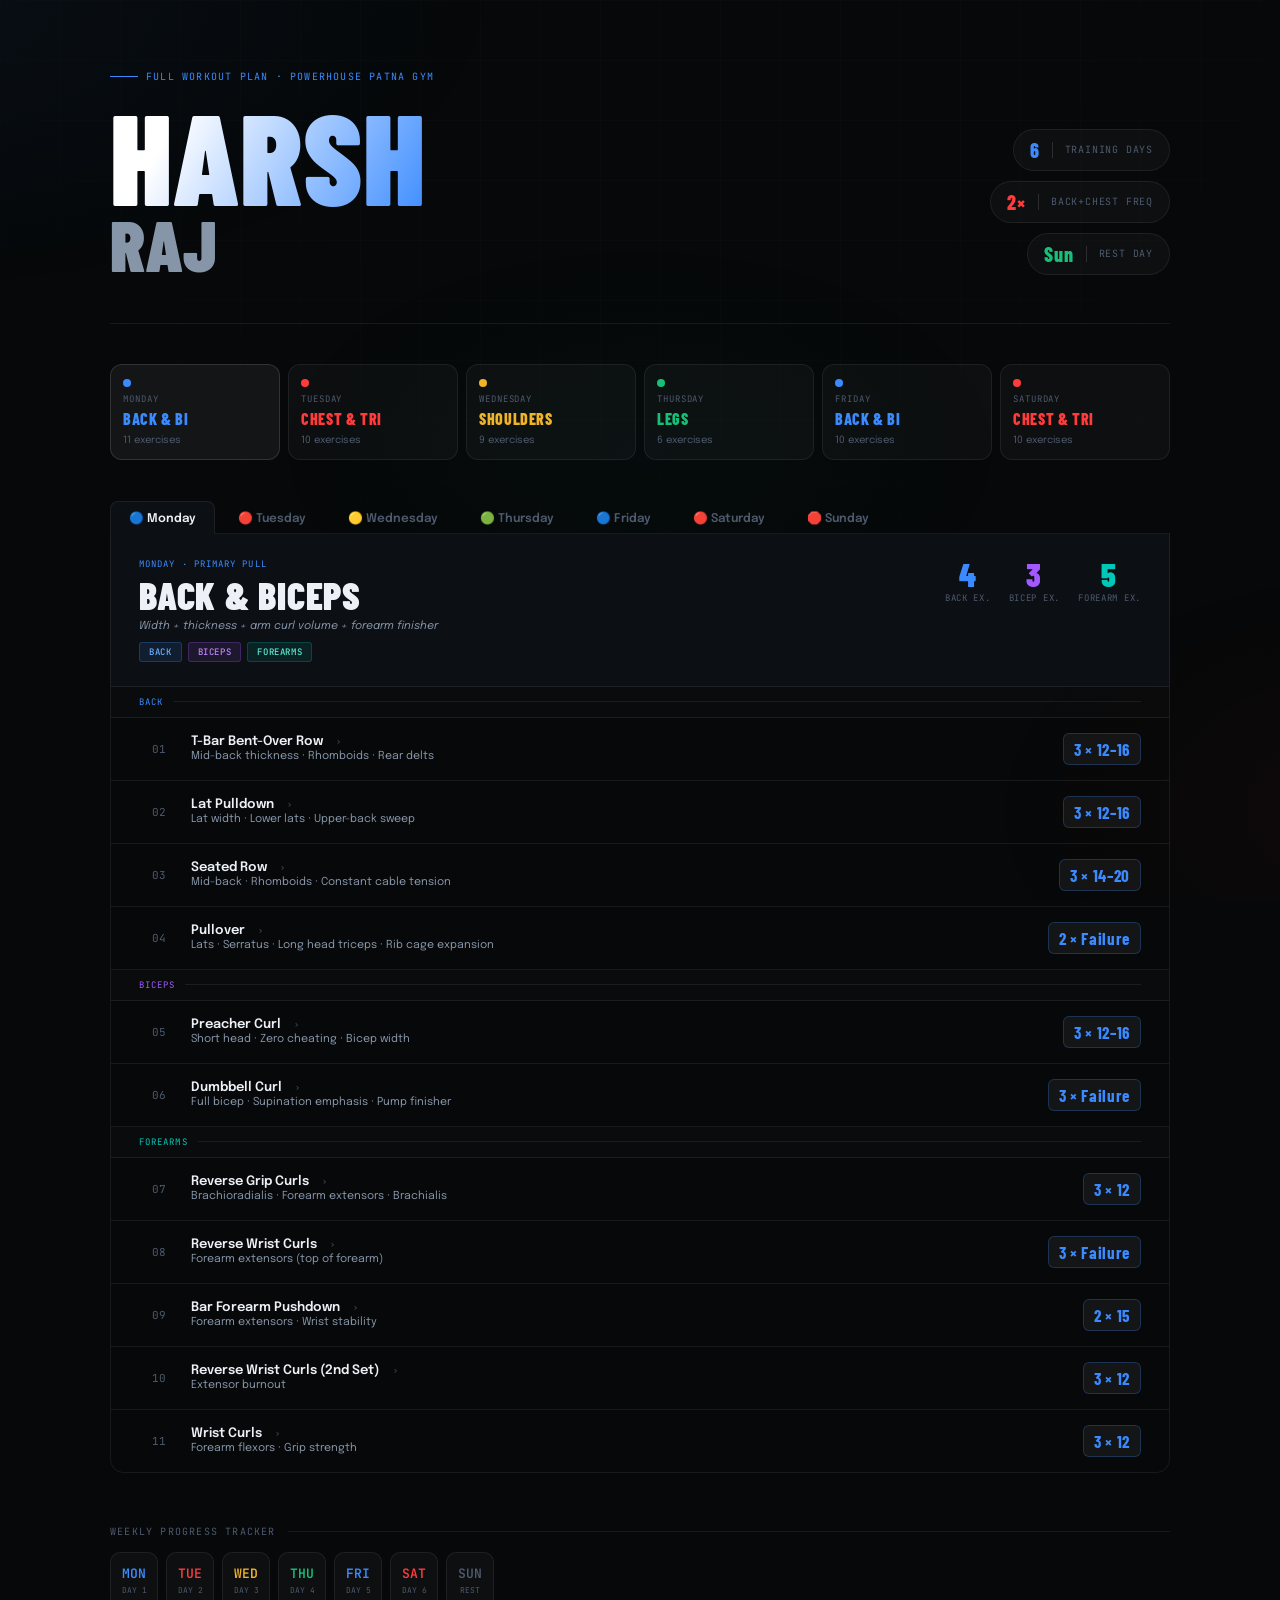
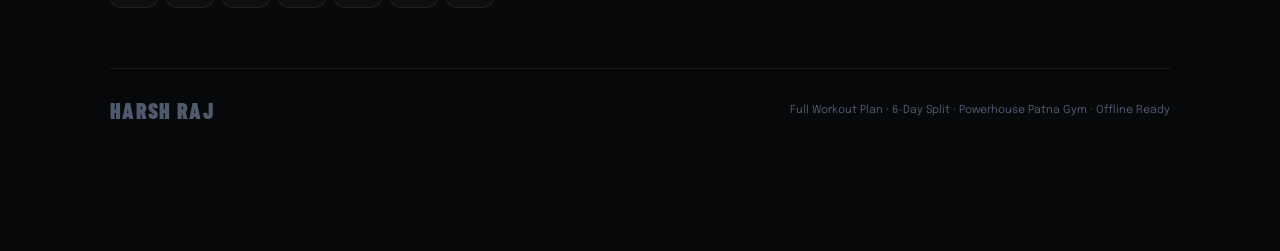
<file: harsh_raj_workout.html>
<!DOCTYPE html>
<html lang="en">
<head>
<meta charset="UTF-8">
<meta name="viewport" content="width=device-width, initial-scale=1.0">
<title>Harsh Raj — Full Workout Plan</title>
<link rel="preconnect" href="https://fonts.googleapis.com">
<link href="https://fonts.googleapis.com/css2?family=Barlow+Condensed:ital,wght@0,400;0,600;0,700;0,800;0,900;1,700&family=Epilogue:wght@300;400;500;600&family=JetBrains+Mono:wght@400;500&display=swap" rel="stylesheet">
<style>
:root {
  --bg: #060809;
  --bg2: #0c0f13;
  --bg3: #121720;
  --surface: rgba(255,255,255,0.03);
  --surface2: rgba(255,255,255,0.055);
  --border: rgba(255,255,255,0.07);
  --border2: rgba(255,255,255,0.13);
  --text: #edf1f7;
  --muted: #4e5a6e;
  --dim: #8795a8;

  --blue: #3b8bff;
  --blue-s: rgba(59,139,255,0.12);
  --blue-b: rgba(59,139,255,0.25);

  --red: #ff3b3b;
  --red-s: rgba(255,59,59,0.12);
  --red-b: rgba(255,59,59,0.25);

  --yellow: #f0b429;
  --yellow-s: rgba(240,180,41,0.12);
  --yellow-b: rgba(240,180,41,0.25);

  --green: #16c079;
  --green-s: rgba(22,192,121,0.12);
  --green-b: rgba(22,192,121,0.25);

  --teal: #00c8b8;
  --purple: #a259ff;
}

*, *::before, *::after { margin:0; padding:0; box-sizing:border-box; }
html { scroll-behavior:smooth; }

body {
  background: var(--bg);
  color: var(--text);
  font-family: 'Epilogue', sans-serif;
  min-height: 100vh;
  overflow-x: hidden;
}

/* Atmospheric mesh */
body::before {
  content:''; position:fixed; inset:0; z-index:0; pointer-events:none;
  background:
    radial-gradient(ellipse 90% 60% at -10% 0%, rgba(59,139,255,0.055) 0%, transparent 55%),
    radial-gradient(ellipse 60% 50% at 110% 90%, rgba(255,59,59,0.045) 0%, transparent 55%),
    radial-gradient(ellipse 50% 40% at 50% 50%, rgba(0,200,184,0.025) 0%, transparent 60%);
}
/* Subtle grid lines */
body::after {
  content:''; position:fixed; inset:0; z-index:0; pointer-events:none;
  background-image:
    linear-gradient(rgba(255,255,255,0.015) 1px, transparent 1px),
    linear-gradient(90deg, rgba(255,255,255,0.015) 1px, transparent 1px);
  background-size: 60px 60px;
  mask-image: radial-gradient(ellipse 100% 100% at 50% 0%, black 30%, transparent 80%);
}

.wrap { position:relative; z-index:1; max-width:1100px; margin:0 auto; padding:0 20px 100px; }

/* ═══ HERO ═══ */
.hero {
  padding: 64px 0 48px;
  display: flex; align-items: flex-end; justify-content: space-between;
  gap: 32px; flex-wrap: wrap;
  border-bottom: 1px solid var(--border);
  margin-bottom: 40px;
}

.hero-eyebrow {
  display: inline-flex; align-items: center; gap: 8px;
  font-family: 'JetBrains Mono', monospace;
  font-size: 10px; letter-spacing: .12em; text-transform: uppercase;
  color: var(--blue); margin-bottom: 16px;
}
.hero-eyebrow::before {
  content:''; width:28px; height:1px; background: var(--blue);
}

.hero-name {
  font-family: 'Barlow Condensed', sans-serif;
  font-weight: 900; text-transform: uppercase;
  line-height: .88; letter-spacing: .01em;
}
.hero-name .first {
  font-size: clamp(72px, 11vw, 128px);
  background: linear-gradient(120deg, #fff 20%, var(--blue) 100%);
  -webkit-background-clip: text; -webkit-text-fill-color: transparent; background-clip: text;
  display: block;
}
.hero-name .last {
  font-size: clamp(40px, 6vw, 72px);
  color: var(--dim); display: block;
}

.hero-right {
  display: flex; flex-direction: column; gap: 10px; align-items: flex-end;
}

.hero-stat-pill {
  display: flex; align-items: center; gap: 12px;
  background: var(--surface); border: 1px solid var(--border);
  border-radius: 100px; padding: 8px 16px;
}
.hsp-val {
  font-family: 'Barlow Condensed', sans-serif;
  font-size: 20px; font-weight: 800; letter-spacing: .04em;
}
.hsp-label { font-size: 10px; color: var(--muted); text-transform: uppercase; letter-spacing: .08em; font-family: 'JetBrains Mono', monospace; }
.hsp-div { width: 1px; height: 16px; background: var(--border2); }

/* ═══ WEEK OVERVIEW ═══ */
.week-strip {
  display: grid; grid-template-columns: repeat(6, 1fr);
  gap: 8px; margin-bottom: 40px;
}
.ws-card {
  border-radius: 12px; padding: 14px 12px;
  border: 1px solid var(--border);
  background: var(--surface);
  cursor: pointer; transition: all .2s;
  display: flex; flex-direction: column; gap: 6px;
}
.ws-card:hover { border-color: var(--border2); background: var(--surface2); }
.ws-card.active-day { border-color: var(--border2); background: var(--surface2); }
.ws-dot { width: 8px; height: 8px; border-radius: 50%; }
.ws-day { font-family: 'JetBrains Mono', monospace; font-size: 9px; letter-spacing: .1em; text-transform: uppercase; color: var(--muted); }
.ws-name { font-family: 'Barlow Condensed', sans-serif; font-size: 16px; font-weight: 800; text-transform: uppercase; letter-spacing: .04em; line-height: 1; }
.ws-count { font-size: 10px; color: var(--muted); margin-top: 2px; }

/* ═══ TABS ═══ */
.tabs {
  display: flex; gap: 4px; flex-wrap: wrap;
  border-bottom: 1px solid var(--border); margin-bottom: 0; padding-bottom: 0;
}
.tab {
  padding: 9px 18px; border-radius: 8px 8px 0 0;
  border: 1px solid transparent; border-bottom: none;
  background: transparent; cursor: pointer;
  font-family: 'Epilogue', sans-serif; font-size: 12px; font-weight: 600;
  color: var(--muted); transition: all .18s;
  position: relative; bottom: -1px; white-space: nowrap;
}
.tab:hover { color: var(--dim); background: var(--surface); }
.tab.active { background: var(--bg2); border-color: var(--border); border-bottom-color: var(--bg2); color: var(--text); }

/* ═══ DAY PANEL ═══ */
.panel { display: none; animation: fadeUp .25s ease; }
.panel.active { display: block; }
@keyframes fadeUp { from{opacity:0;transform:translateY(10px)} to{opacity:1;transform:translateY(0)} }

/* Day header */
.day-hdr {
  padding: 24px 28px; border: 1px solid var(--border); border-top: none; border-bottom: 1px solid var(--border);
  background: var(--bg2);
  display: flex; align-items: flex-start; justify-content: space-between; gap: 20px; flex-wrap: wrap;
}
.dh-left {}
.dh-eyebrow {
  font-family: 'JetBrains Mono', monospace; font-size: 9px;
  letter-spacing: .12em; text-transform: uppercase; margin-bottom: 6px;
}
.dh-title {
  font-family: 'Barlow Condensed', sans-serif;
  font-size: 38px; font-weight: 900; text-transform: uppercase;
  letter-spacing: .02em; line-height: 1;
}
.dh-note { font-size: 11px; color: var(--dim); margin-top: 6px; font-style: italic; }
.chips { display: flex; gap: 6px; flex-wrap: wrap; margin-top: 10px; }
.chip {
  padding: 3px 9px; border-radius: 3px;
  font-family: 'JetBrains Mono', monospace; font-size: 9px;
  font-weight: 500; letter-spacing: .07em; text-transform: uppercase;
}
.dh-counters { display: flex; gap: 18px; flex-wrap: wrap; align-items: flex-end; }
.dc { text-align: center; }
.dc-n { font-family: 'Barlow Condensed', sans-serif; font-size: 32px; font-weight: 900; letter-spacing: .04em; line-height: 1; }
.dc-l { font-size: 9px; color: var(--muted); text-transform: uppercase; letter-spacing: .08em; font-family: 'JetBrains Mono', monospace; margin-top: 2px; }

/* Chip variants */
.ch-back  { background: var(--blue-s);   color: #6ab0ff; border: 1px solid var(--blue-b); }
.ch-bicep { background: rgba(162,89,255,.12); color: #c084fc; border: 1px solid rgba(162,89,255,.25); }
.ch-fore  { background: rgba(0,200,184,.1); color: #5eead4; border: 1px solid rgba(0,200,184,.22); }
.ch-chest { background: var(--red-s);    color: #ff7070; border: 1px solid var(--red-b); }
.ch-tri   { background: rgba(255,124,53,.12); color: #fdba74; border: 1px solid rgba(255,124,53,.25); }
.ch-abs   { background: var(--yellow-s); color: #fcd34d; border: 1px solid var(--yellow-b); }
.ch-shld  { background: var(--yellow-s); color: #fde68a; border: 1px solid var(--yellow-b); }
.ch-legs  { background: var(--green-s);  color: #4ade80; border: 1px solid var(--green-b); }

/* ═══ SECTION DIVIDER ═══ */
.sec-divider {
  padding: 9px 28px;
  font-family: 'JetBrains Mono', monospace; font-size: 9px;
  letter-spacing: .12em; text-transform: uppercase; color: var(--muted);
  background: rgba(255,255,255,.015); border: 1px solid var(--border); border-top: none;
  display: flex; align-items: center; gap: 10px;
}
.sec-divider::after { content:''; flex: 1; height: 1px; background: var(--border); }

/* ═══ EXERCISE ═══ */
.ex-wrap { border: 1px solid var(--border); border-top: none; }
.ex-wrap:last-of-type { border-radius: 0 0 14px 14px; }

.ex {
  border-bottom: 1px solid var(--border);
  cursor: pointer; transition: background .14s;
}
.ex:last-child { border-bottom: none; }
.ex:hover { background: var(--surface2); }

.ex-row {
  display: grid; grid-template-columns: 40px 1fr auto;
  gap: 12px; align-items: center; padding: 15px 28px;
}
.ex-num {
  font-family: 'JetBrains Mono', monospace;
  font-size: 11px; color: var(--muted); text-align: center;
}
.ex-name {
  font-size: 13px; font-weight: 600; margin-bottom: 2px;
  display: flex; align-items: center; gap: 8px;
}
.ex-focus { font-size: 11px; color: var(--dim); }
.ex-badge {
  background: var(--surface2); border: 1px solid var(--border2);
  border-radius: 6px; padding: 5px 10px; white-space: nowrap;
  font-family: 'Barlow Condensed', sans-serif;
  font-size: 17px; font-weight: 700; letter-spacing: .04em;
  color: var(--text);
}

/* colour the badge per day */
.panel-blue .ex-badge  { color: var(--blue); border-color: var(--blue-b); }
.panel-red .ex-badge   { color: var(--red);  border-color: var(--red-b);  }
.panel-yellow .ex-badge{ color: var(--yellow); border-color: var(--yellow-b); }
.panel-green .ex-badge { color: var(--green); border-color: var(--green-b); }

.arr { font-size: 11px; color: var(--muted); transition: transform .22s; display:inline-block; margin-left:6px; }
.ex.open .arr { transform: rotate(90deg); }

/* ═══ DETAIL EXPAND ═══ */
.ex-detail {
  max-height: 0; overflow: hidden;
  transition: max-height .35s ease, padding .2s;
  padding: 0 28px 0 80px;
}
.ex.open .ex-detail { max-height: 420px; padding: 0 28px 18px 80px; }

.detail-inner {
  border-top: 1px solid var(--border); padding-top: 14px;
  display: grid; grid-template-columns: 1fr 1fr; gap: 16px;
}
@media(max-width:560px){ .detail-inner { grid-template-columns: 1fr; } }

.dl-lbl {
  font-family: 'JetBrains Mono', monospace; font-size: 9px;
  letter-spacing: .1em; text-transform: uppercase; margin-bottom: 8px;
}
.panel-blue  .dl-lbl { color: var(--blue); }
.panel-red   .dl-lbl { color: var(--red); }
.panel-yellow .dl-lbl { color: var(--yellow); }
.panel-green .dl-lbl { color: var(--green); }

.cues { list-style: none; display: flex; flex-direction: column; gap: 6px; }
.cues li {
  font-size: 12px; color: var(--dim); line-height: 1.6;
  padding-left: 14px; position: relative;
}
.panel-blue  .cues li::before { content:'›'; position:absolute; left:0; top:-1px; color:var(--blue); font-size:14px; }
.panel-red   .cues li::before { content:'›'; position:absolute; left:0; top:-1px; color:var(--red);  font-size:14px; }
.panel-yellow .cues li::before { content:'›'; position:absolute; left:0; top:-1px; color:var(--yellow); font-size:14px; }
.panel-green .cues li::before { content:'›'; position:absolute; left:0; top:-1px; color:var(--green); font-size:14px; }

.tip-box {
  border-radius: 8px; padding: 10px 14px;
  font-size: 12px; color: var(--dim); line-height: 1.65;
}
.panel-blue  .tip-box { background: var(--blue-s);   border: 1px solid var(--blue-b);   }
.panel-red   .tip-box { background: var(--red-s);    border: 1px solid var(--red-b);    }
.panel-yellow .tip-box { background: var(--yellow-s); border: 1px solid var(--yellow-b); }
.panel-green .tip-box { background: var(--green-s);  border: 1px solid var(--green-b);  }

/* ═══ ABS BLOCK ═══ */
.abs-block {
  border: 1px solid var(--yellow-b); border-top: none;
  background: rgba(240,180,41,0.04);
  padding: 18px 28px;
}
.abs-block:last-of-type { border-radius: 0 0 14px 14px; }
.abs-title {
  font-family: 'Barlow Condensed', sans-serif; font-size: 16px; font-weight: 800;
  text-transform: uppercase; letter-spacing: .05em; color: var(--yellow);
  margin-bottom: 12px; display: flex; align-items: center; gap: 8px;
}
.abs-grid { display: grid; grid-template-columns: repeat(3, 1fr); gap: 10px; }
@media(max-width:500px){ .abs-grid { grid-template-columns: 1fr; } }
.abs-item {
  background: var(--surface); border: 1px solid var(--border);
  border-radius: 10px; padding: 12px 14px;
}
.abs-ex { font-size: 13px; font-weight: 600; margin-bottom: 3px; }
.abs-sets { font-size: 11px; color: var(--yellow); font-family: 'JetBrains Mono', monospace; }
.abs-note { font-size: 11px; color: var(--dim); margin-top: 3px; }

/* ═══ FOREARM BLOCK ═══ */
.fore-block {
  border: 1px solid var(--teal-border, rgba(0,200,184,.22)); border-top: none;
  background: rgba(0,200,184,0.04); padding: 18px 28px;
}
.fore-block:last-of-type { border-radius: 0 0 14px 14px; }
.fore-title {
  font-family: 'Barlow Condensed', sans-serif; font-size: 16px; font-weight: 800;
  text-transform: uppercase; letter-spacing: .05em; color: var(--teal);
  margin-bottom: 12px;
}
.fore-grid { display: grid; grid-template-columns: repeat(auto-fit, minmax(160px, 1fr)); gap: 8px; }
.fore-item {
  background: var(--surface); border: 1px solid var(--border);
  border-radius: 8px; padding: 10px 12px;
}
.fore-ex { font-size: 12px; font-weight: 600; margin-bottom: 2px; }
.fore-sets { font-size: 10px; color: var(--teal); font-family: 'JetBrains Mono', monospace; }

/* ═══ REST ═══ */
.rest-panel {
  background: var(--bg2); border: 1px solid var(--border); border-top: none;
  border-radius: 0 0 14px 14px; padding: 64px 32px; text-align: center;
}
.rest-ico { font-size: 60px; margin-bottom: 18px; }
.rest-h { font-family: 'Barlow Condensed', sans-serif; font-size: 52px; font-weight: 900; text-transform: uppercase; color: var(--muted); }
.rest-p { font-size: 13px; color: var(--muted); max-width: 440px; margin: 12px auto 0; line-height: 1.7; }
.rest-pills { display: flex; gap: 8px; justify-content: center; flex-wrap: wrap; margin-top: 24px; }
.rpill { background: var(--surface); border: 1px solid var(--border); border-radius: 8px; padding: 8px 14px; font-size: 12px; color: var(--dim); }

/* ═══ WEEK TRACKER ═══ */
.tracker-sec { margin-top: 52px; }
.sec-label {
  font-family: 'JetBrains Mono', monospace; font-size: 10px; letter-spacing: .12em;
  text-transform: uppercase; color: var(--muted); margin-bottom: 14px;
  display: flex; align-items: center; gap: 12px;
}
.sec-label::after { content:''; flex:1; height:1px; background:var(--border); }

.tgrid { display: flex; gap: 8px; flex-wrap: wrap; }
.tday {
  width: 48px; height: 56px; border-radius: 10px;
  border: 1px solid var(--border); background: var(--surface);
  display: flex; flex-direction: column; align-items: center; justify-content: center;
  cursor: pointer; gap: 3px; transition: all .18s;
  font-family: 'JetBrains Mono', monospace;
}
.tday:hover { border-color: var(--border2); }
.tday.done { background: rgba(22,192,121,.1); border-color: rgba(22,192,121,.3); }
.td-n { font-size: 13px; font-weight: 600; }
.td-l { font-size: 8px; text-transform: uppercase; color: var(--muted); }

/* ═══ FOOTER ═══ */
footer {
  border-top: 1px solid var(--border); padding: 28px 0; margin-top: 60px;
  display: flex; align-items: center; justify-content: space-between; flex-wrap: wrap; gap: 12px;
}
.ft-name { font-family: 'Barlow Condensed', sans-serif; font-size: 22px; font-weight: 900; text-transform: uppercase; letter-spacing: .06em; color: var(--muted); }
.ft-note { font-size: 11px; color: var(--muted); }

/* ═══ RESPONSIVE ═══ */
@media(max-width:640px){
  .week-strip { grid-template-columns: repeat(3,1fr); }
  .ex-row { grid-template-columns: 32px 1fr; }
  .ex-badge { grid-column: 1/-1; margin-left: 44px; }
  .day-hdr, .sec-divider, .ex-row, .ex-detail, .ex.open .ex-detail,
  .abs-block, .fore-block { padding-left: 16px; padding-right: 16px; }
  .ex.open .ex-detail { padding-left: 16px; }
}
</style>
</head>
<body>
<div class="wrap">

<!-- ═══════════════ HERO ═══════════════ -->
<div class="hero">
  <div>
    <div class="hero-eyebrow">Full Workout Plan · Powerhouse Patna Gym</div>
    <div class="hero-name">
      <span class="first">Harsh</span>
      <span class="last">Raj</span>
    </div>
  </div>
  <div class="hero-right">
    <div class="hero-stat-pill">
      <span class="hsp-val" style="color:var(--blue)">6</span><span class="hsp-div"></span><span class="hsp-label">Training Days</span>
    </div>
    <div class="hero-stat-pill">
      <span class="hsp-val" style="color:var(--red)">2×</span><span class="hsp-div"></span><span class="hsp-label">Back+Chest Freq</span>
    </div>
    <div class="hero-stat-pill">
      <span class="hsp-val" style="color:var(--green)">Sun</span><span class="hsp-div"></span><span class="hsp-label">Rest Day</span>
    </div>
  </div>
</div>

<!-- ═══════════════ WEEK STRIP ═══════════════ -->
<div class="week-strip">
  <div class="ws-card" onclick="showDay(0,this)">
    <div class="ws-dot" style="background:var(--blue)"></div>
    <div class="ws-day">Monday</div>
    <div class="ws-name" style="color:var(--blue)">Back &amp; Bi</div>
    <div class="ws-count">11 exercises</div>
  </div>
  <div class="ws-card" onclick="showDay(1,this)">
    <div class="ws-dot" style="background:var(--red)"></div>
    <div class="ws-day">Tuesday</div>
    <div class="ws-name" style="color:var(--red)">Chest &amp; Tri</div>
    <div class="ws-count">10 exercises</div>
  </div>
  <div class="ws-card" onclick="showDay(2,this)">
    <div class="ws-dot" style="background:var(--yellow)"></div>
    <div class="ws-day">Wednesday</div>
    <div class="ws-name" style="color:var(--yellow)">Shoulders</div>
    <div class="ws-count">9 exercises</div>
  </div>
  <div class="ws-card" onclick="showDay(3,this)">
    <div class="ws-dot" style="background:var(--green)"></div>
    <div class="ws-day">Thursday</div>
    <div class="ws-name" style="color:var(--green)">Legs</div>
    <div class="ws-count">6 exercises</div>
  </div>
  <div class="ws-card" onclick="showDay(4,this)">
    <div class="ws-dot" style="background:var(--blue)"></div>
    <div class="ws-day">Friday</div>
    <div class="ws-name" style="color:var(--blue)">Back &amp; Bi</div>
    <div class="ws-count">10 exercises</div>
  </div>
  <div class="ws-card" onclick="showDay(5,this)">
    <div class="ws-dot" style="background:var(--red)"></div>
    <div class="ws-day">Saturday</div>
    <div class="ws-name" style="color:var(--red)">Chest &amp; Tri</div>
    <div class="ws-count">10 exercises</div>
  </div>
</div>

<!-- ═══════════════ TABS ═══════════════ -->
<div class="tabs">
  <button class="tab active" onclick="showDay(0,null,this)">🔵 Monday</button>
  <button class="tab" onclick="showDay(1,null,this)">🔴 Tuesday</button>
  <button class="tab" onclick="showDay(2,null,this)">🟡 Wednesday</button>
  <button class="tab" onclick="showDay(3,null,this)">🟢 Thursday</button>
  <button class="tab" onclick="showDay(4,null,this)">🔵 Friday</button>
  <button class="tab" onclick="showDay(5,null,this)">🔴 Saturday</button>
  <button class="tab" onclick="showDay(6,null,this)">🛑 Sunday</button>
</div>

<!-- ══════════════════════════════════════════
     DAY 0 — MONDAY · BACK & BICEPS
══════════════════════════════════════════ -->
<div class="panel panel-blue active" id="d0">
  <div class="day-hdr">
    <div class="dh-left">
      <div class="dh-eyebrow" style="color:var(--blue)">Monday · Primary Pull</div>
      <div class="dh-title">Back &amp; Biceps</div>
      <div class="dh-note">Width + thickness + arm curl volume + forearm finisher</div>
      <div class="chips">
        <span class="chip ch-back">Back</span>
        <span class="chip ch-bicep">Biceps</span>
        <span class="chip ch-fore">Forearms</span>
      </div>
    </div>
    <div class="dh-counters">
      <div class="dc"><div class="dc-n" style="color:var(--blue)">4</div><div class="dc-l">Back Ex.</div></div>
      <div class="dc"><div class="dc-n" style="color:var(--purple)">3</div><div class="dc-l">Bicep Ex.</div></div>
      <div class="dc"><div class="dc-n" style="color:var(--teal)">5</div><div class="dc-l">Forearm Ex.</div></div>
    </div>
  </div>

  <!-- BACK -->
  <div class="sec-divider" style="color:var(--blue)">Back</div>
  <div class="ex-wrap">
    <div class="ex" onclick="tog(this)">
      <div class="ex-row">
        <span class="ex-num">01</span>
        <div><div class="ex-name">T-Bar Bent-Over Row <span class="arr">›</span></div><div class="ex-focus">Mid-back thickness · Rhomboids · Rear delts</div></div>
        <div class="ex-badge">3 × 12–16</div>
      </div>
      <div class="ex-detail"><div class="detail-inner">
        <div><div class="dl-lbl">Cues</div><ul class="cues">
          <li>Hip hinge ~45°; chest up, back flat throughout</li>
          <li>Pull handle to lower sternum; elbows stay close</li>
          <li>Squeeze shoulder blades at the top — hold 1 sec</li>
          <li>Full stretch at bottom; don't round upper back under load</li>
        </ul></div>
        <div><div class="dl-lbl">Pro Tip</div><div class="tip-box">This is your primary back thickness builder. The hip-hinge position mirrors a takedown stance. Load progressively — add 2.5 kg when you can hit the top of the rep range easily.</div></div>
      </div></div>
    </div>
    <div class="ex" onclick="tog(this)">
      <div class="ex-row">
        <span class="ex-num">02</span>
        <div><div class="ex-name">Lat Pulldown <span class="arr">›</span></div><div class="ex-focus">Lat width · Lower lats · Upper-back sweep</div></div>
        <div class="ex-badge">3 × 12–16</div>
      </div>
      <div class="ex-detail"><div class="detail-inner">
        <div><div class="dl-lbl">Cues</div><ul class="cues">
          <li>Lean back 15°; initiate by depressing scapula first</li>
          <li>Pull bar to upper sternum — not behind the neck</li>
          <li>Full stretch at top every rep; let shoulder blades rise</li>
          <li>Thumbless grip removes forearm interference</li>
        </ul></div>
        <div><div class="dl-lbl">Pro Tip</div><div class="tip-box">Think "pull your elbows to your pockets" not "pull the bar down." This mental cue shifts the load from biceps to lats instantly.</div></div>
      </div></div>
    </div>
    <div class="ex" onclick="tog(this)">
      <div class="ex-row">
        <span class="ex-num">03</span>
        <div><div class="ex-name">Seated Row <span class="arr">›</span></div><div class="ex-focus">Mid-back · Rhomboids · Constant cable tension</div></div>
        <div class="ex-badge">3 × 14–20</div>
      </div>
      <div class="ex-detail"><div class="detail-inner">
        <div><div class="dl-lbl">Cues</div><ul class="cues">
          <li>Slight forward lean at start for full lat stretch</li>
          <li>Pull to upper abdomen; elbows hug torso</li>
          <li>Squeeze blades at peak; slow return to full stretch</li>
        </ul></div>
        <div><div class="dl-lbl">Pro Tip</div><div class="tip-box">Higher rep range (14–20) here creates metabolic stress for back density. The constant cable tension is a different stimulus than free-weight rows.</div></div>
      </div></div>
    </div>
    <div class="ex" onclick="tog(this)">
      <div class="ex-row">
        <span class="ex-num">04</span>
        <div><div class="ex-name">Pullover <span class="arr">›</span></div><div class="ex-focus">Lats · Serratus · Long head triceps · Rib cage expansion</div></div>
        <div class="ex-badge">2 × Failure</div>
      </div>
      <div class="ex-detail"><div class="detail-inner">
        <div><div class="dl-lbl">Cues</div><ul class="cues">
          <li>Lie across bench; hips low to maximise lat stretch</li>
          <li>Arms straight (soft elbow bend); arc from overhead to hips</li>
          <li>Feel the lat stretch at full extension — don't rush it</li>
          <li>Go to true muscular failure; last set leave nothing behind</li>
        </ul></div>
        <div><div class="dl-lbl">Pro Tip</div><div class="tip-box">Pullovers target the lats through a unique arc that rows and pulldowns can't replicate. They also develop the serratus anterior — visible as the "fingers" at the side of the chest on lean athletes.</div></div>
      </div></div>
    </div>
  </div>

  <!-- BICEPS -->
  <div class="sec-divider" style="color:var(--purple)">Biceps</div>
  <div class="ex-wrap">
    <div class="ex" onclick="tog(this)">
      <div class="ex-row">
        <span class="ex-num">05</span>
        <div><div class="ex-name">Preacher Curl <span class="arr">›</span></div><div class="ex-focus">Short head · Zero cheating · Bicep width</div></div>
        <div class="ex-badge">3 × 12–16</div>
      </div>
      <div class="ex-detail"><div class="detail-inner">
        <div><div class="dl-lbl">Cues</div><ul class="cues">
          <li>Chest flat against pad; upper arms fully supported</li>
          <li>Full extension at the bottom — don't cut the range</li>
          <li>Slow curl; hard squeeze at top; use EZ-bar for wrist comfort</li>
        </ul></div>
        <div><div class="dl-lbl">Pro Tip</div><div class="tip-box">The pad eliminates momentum entirely. When you can't cheat, every rep is pure muscle work — which is exactly why this is the most effective curl variation for growth.</div></div>
      </div></div>
    </div>
    <div class="ex" onclick="tog(this)">
      <div class="ex-row">
        <span class="ex-num">06</span>
        <div><div class="ex-name">Dumbbell Curl <span class="arr">›</span></div><div class="ex-focus">Full bicep · Supination emphasis · Pump finisher</div></div>
        <div class="ex-badge">3 × Failure</div>
      </div>
      <div class="ex-detail"><div class="detail-inner">
        <div><div class="dl-lbl">Cues</div><ul class="cues">
          <li>Alternate or simultaneous — keep elbows pinned to sides</li>
          <li>Supinate (twist pinky out) during the curl for peak contraction</li>
          <li>Go to failure; last set should be difficult by rep 10+</li>
          <li>No swinging — if you're swinging, the set is over</li>
        </ul></div>
        <div><div class="dl-lbl">Pro Tip</div><div class="tip-box">Going to failure here after preacher curls = double the mechanical + metabolic stimulus. This combination is a classic high-volume bicep protocol.</div></div>
      </div></div>
    </div>
  </div>

  <!-- FOREARMS -->
  <div class="sec-divider" style="color:var(--teal)">Forearms</div>
  <div class="ex-wrap">
    <div class="ex" onclick="tog(this)">
      <div class="ex-row">
        <span class="ex-num">07</span>
        <div><div class="ex-name">Reverse Grip Curls <span class="arr">›</span></div><div class="ex-focus">Brachioradialis · Forearm extensors · Brachialis</div></div>
        <div class="ex-badge">3 × 12</div>
      </div>
      <div class="ex-detail"><div class="detail-inner">
        <div><div class="dl-lbl">Cues</div><ul class="cues">
          <li>Overhand (pronated) grip; elbows fixed at sides</li>
          <li>Full ROM: complete extension to full contraction</li>
          <li>Lighter than regular curls — control the weight</li>
        </ul></div>
        <div><div class="dl-lbl">Pro Tip</div><div class="tip-box">Builds the brachialis which pushes the bicep up, creating arm thickness. Also directly develops grip endurance critical for pulling sports.</div></div>
      </div></div>
    </div>
    <div class="ex" onclick="tog(this)">
      <div class="ex-row">
        <span class="ex-num">08</span>
        <div><div class="ex-name">Reverse Wrist Curls <span class="arr">›</span></div><div class="ex-focus">Forearm extensors (top of forearm)</div></div>
        <div class="ex-badge">3 × Failure</div>
      </div>
      <div class="ex-detail"><div class="detail-inner">
        <div><div class="dl-lbl">Cues</div><ul class="cues">
          <li>Forearms on thighs, backs of hands facing up</li>
          <li>Extend wrists fully upward; use very light weight</li>
          <li>Extensors are much weaker than flexors — respect the weight</li>
        </ul></div>
        <div><div class="dl-lbl">Pro Tip</div><div class="tip-box">Training extensors alongside flexors creates balance and protects against tennis elbow — especially important with the high forearm volume in this program.</div></div>
      </div></div>
    </div>
    <div class="ex" onclick="tog(this)">
      <div class="ex-row">
        <span class="ex-num">09</span>
        <div><div class="ex-name">Bar Forearm Pushdown <span class="arr">›</span></div><div class="ex-focus">Forearm extensors · Wrist stability</div></div>
        <div class="ex-badge">2 × 15</div>
      </div>
      <div class="ex-detail"><div class="detail-inner">
        <div><div class="dl-lbl">Cues</div><ul class="cues">
          <li>Cable machine, bar attachment at chest height; overhand grip</li>
          <li>Push bar down by extending wrists; elbows fixed</li>
          <li>Controlled return to full wrist flexion</li>
        </ul></div>
        <div><div class="dl-lbl">Pro Tip</div><div class="tip-box">This is a relatively rare forearm exercise — the pushdown mechanic isolates the extensor compartment in a way no other exercise does. Great for complete forearm development.</div></div>
      </div></div>
    </div>
    <div class="ex" onclick="tog(this)">
      <div class="ex-row">
        <span class="ex-num">10</span>
        <div><div class="ex-name">Reverse Wrist Curls (2nd Set) <span class="arr">›</span></div><div class="ex-focus">Extensor burnout</div></div>
        <div class="ex-badge">3 × 12</div>
      </div>
      <div class="ex-detail"><div class="detail-inner">
        <div><div class="dl-lbl">Cues</div><ul class="cues"><li>Same as above; slightly lighter since pre-fatigued</li><li>Focus on full range and peak contraction</li></ul></div>
        <div><div class="dl-lbl">Note</div><div class="tip-box">Second hit on extensors for full development. Forearms are high-frequency muscles — they recover quickly and respond well to this volume.</div></div>
      </div></div>
    </div>
    <div class="ex" onclick="tog(this)">
      <div class="ex-row">
        <span class="ex-num">11</span>
        <div><div class="ex-name">Wrist Curls <span class="arr">›</span></div><div class="ex-focus">Forearm flexors · Grip strength</div></div>
        <div class="ex-badge">3 × 12</div>
      </div>
      <div class="ex-detail"><div class="detail-inner">
        <div><div class="dl-lbl">Cues</div><ul class="cues">
          <li>Sit; forearms on thighs, palms up, wrists over knees</li>
          <li>Let bar roll to fingertips on descent — maximises ROM</li>
          <li>Curl wrists up as high as possible; hold briefly</li>
        </ul></div>
        <div><div class="dl-lbl">Pro Tip</div><div class="tip-box">The "roll to fingertips" on the way down doubles the range of motion compared to most people's technique. This is where most of the growth stimulus lives.</div></div>
      </div></div>
    </div>
  </div>
</div>

<!-- ══════════════════════════════════════════
     DAY 1 — TUESDAY · CHEST & TRICEPS
══════════════════════════════════════════ -->
<div class="panel panel-red" id="d1">
  <div class="day-hdr">
    <div class="dh-left">
      <div class="dh-eyebrow" style="color:var(--red)">Tuesday · Primary Push</div>
      <div class="dh-title">Chest &amp; Triceps</div>
      <div class="dh-note">Heavy incline → volume incline → fly isolation → flat → decline → tri burnout</div>
      <div class="chips">
        <span class="chip ch-chest">Chest</span>
        <span class="chip ch-tri">Triceps</span>
        <span class="chip ch-abs">Abs</span>
      </div>
    </div>
    <div class="dh-counters">
      <div class="dc"><div class="dc-n" style="color:var(--red)">5</div><div class="dc-l">Chest Ex.</div></div>
      <div class="dc"><div class="dc-n" style="color:var(--teal)">2</div><div class="dc-l">Tri Ex.</div></div>
      <div class="dc"><div class="dc-n" style="color:var(--yellow)">3</div><div class="dc-l">Abs Ex.</div></div>
    </div>
  </div>

  <div class="sec-divider" style="color:var(--red)">Chest</div>
  <div class="ex-wrap">
    <div class="ex" onclick="tog(this)">
      <div class="ex-row"><span class="ex-num">01</span>
        <div><div class="ex-name">Incline DB Press — Heavy <span class="arr">›</span></div><div class="ex-focus">Upper chest · Anterior delt · Strength focus</div></div>
        <div class="ex-badge">3 × 6–12</div>
      </div>
      <div class="ex-detail"><div class="detail-inner">
        <div><div class="dl-lbl">Cues</div><ul class="cues">
          <li>30–45° bench; pinch shoulder blades before unracking</li>
          <li>Lower DBs to outer chest; elbows ~75° from torso</li>
          <li>Drive through palms; rotate slightly inward at top</li>
          <li>Heaviest set of the workout — go here fresh</li>
        </ul></div>
        <div><div class="dl-lbl">Pro Tip</div><div class="tip-box">This is your strength set — aim for 6-8 reps with a weight that's genuinely challenging. The heavy incline DB sets the upper-chest foundation that everything else builds on.</div></div>
      </div></div>
    </div>
    <div class="ex" onclick="tog(this)">
      <div class="ex-row"><span class="ex-num">02</span>
        <div><div class="ex-name">Incline Bench — Slow (40–50 kg) <span class="arr">›</span></div><div class="ex-focus">Upper chest · Time-under-tension · Hypertrophy focus</div></div>
        <div class="ex-badge">16–20 reps</div>
      </div>
      <div class="ex-detail"><div class="detail-inner">
        <div><div class="dl-lbl">Cues</div><ul class="cues">
          <li>Moderate weight; 3-sec eccentric, 1-sec pause at bottom</li>
          <li>Touch chest; full extension at top</li>
          <li>The slow tempo is intentional — fight every rep</li>
        </ul></div>
        <div><div class="dl-lbl">Why This Works</div><div class="tip-box">Back-to-back incline (heavy then high-rep slow) creates both mechanical tension AND metabolic stress on the upper pec. Two different growth signals = more complete stimulus.</div></div>
      </div></div>
    </div>
    <div class="ex" onclick="tog(this)">
      <div class="ex-row"><span class="ex-num">03</span>
        <div><div class="ex-name">Pec Deck Fly <span class="arr">›</span></div><div class="ex-focus">Chest isolation · Full stretch position · Constant tension</div></div>
        <div class="ex-badge">3 × 18</div>
      </div>
      <div class="ex-detail"><div class="detail-inner">
        <div><div class="dl-lbl">Cues</div><ul class="cues">
          <li>Sit tall; forearms on pads or hands on handles</li>
          <li>Bring pads together with a "hugging" motion; hold 1 sec</li>
          <li>Control the return fully — that stretch is the stimulus</li>
          <li>18 reps: go moderate weight, full range priority</li>
        </ul></div>
        <div><div class="dl-lbl">Pro Tip</div><div class="tip-box">Pec deck isolates the chest better than almost anything because there's no tricep involvement. The stretch at the open position is where most pec damage (and growth) occurs. Don't rush through it.</div></div>
      </div></div>
    </div>
    <div class="ex" onclick="tog(this)">
      <div class="ex-row"><span class="ex-num">04</span>
        <div><div class="ex-name">Flat Bench Press <span class="arr">›</span></div><div class="ex-focus">Mid/overall chest · Horizontal push strength</div></div>
        <div class="ex-badge">2 × 6–12</div>
      </div>
      <div class="ex-detail"><div class="detail-inner">
        <div><div class="dl-lbl">Cues</div><ul class="cues">
          <li>Natural arch; feet drive into floor; leg drive = stability</li>
          <li>Touch bar to lower sternum; elbows 45–60° to torso</li>
          <li>"Pull the bar apart" to activate lats and protect shoulders</li>
        </ul></div>
        <div><div class="dl-lbl">Note</div><div class="tip-box">Only 2 sets here because you've already pre-fatigued the chest with 6 incline/fly sets. These 2 sets of flat bench will feel harder than usual — that's the point.</div></div>
      </div></div>
    </div>
    <div class="ex" onclick="tog(this)">
      <div class="ex-row"><span class="ex-num">05</span>
        <div><div class="ex-name">Decline DB Press <span class="arr">›</span></div><div class="ex-focus">Lower chest · Sternal fibres · Finishing pump</div></div>
        <div class="ex-badge">3 × 16</div>
      </div>
      <div class="ex-detail"><div class="detail-inner">
        <div><div class="dl-lbl">Cues</div><ul class="cues">
          <li>Decline bench; DBs at chest level, elbows wide</li>
          <li>Press up and slightly inward; squeeze hard at top</li>
          <li>16 reps = moderate weight, pump focus</li>
        </ul></div>
        <div><div class="dl-lbl">Pro Tip</div><div class="tip-box">Lower chest fibres only activate fully when pressing from a decline angle. Most people skip decline work and end up with underdeveloped lower pecs. This set fills that gap.</div></div>
      </div></div>
    </div>
  </div>

  <div class="sec-divider" style="color:var(--teal)">Triceps</div>
  <div class="ex-wrap">
    <div class="ex" onclick="tog(this)">
      <div class="ex-row"><span class="ex-num">06</span>
        <div><div class="ex-name">Triceps Pushdown <span class="arr">›</span></div><div class="ex-focus">Lateral + medial head · Lockout strength</div></div>
        <div class="ex-badge">3 × Failure</div>
      </div>
      <div class="ex-detail"><div class="detail-inner">
        <div><div class="dl-lbl">Cues</div><ul class="cues">
          <li>Rope or bar; slight forward hinge; elbows pinned to sides</li>
          <li>Split rope at bottom for full lateral-head squeeze</li>
          <li>Let rope rise to chin level for complete stretch</li>
        </ul></div>
        <div><div class="dl-lbl">Pro Tip</div><div class="tip-box">Going to failure after 5 chest exercises means your triceps are already partially fatigued from pressing. You'll reach failure faster — that's expected. Don't adjust the weight up.</div></div>
      </div></div>
    </div>
    <div class="ex" onclick="tog(this)">
      <div class="ex-row"><span class="ex-num">07</span>
        <div><div class="ex-name">Cable Overhead Triceps Extension <span class="arr">›</span></div><div class="ex-focus">Long head (largest head) · Peak stretch position</div></div>
        <div class="ex-badge">3 × Failure</div>
      </div>
      <div class="ex-detail"><div class="detail-inner">
        <div><div class="dl-lbl">Cues</div><ul class="cues">
          <li>Face away from cable; rope overhead, arms bent</li>
          <li>Extend arms forward fully; hold squeeze at full extension</li>
          <li>Return slowly — the stretch is the money position</li>
        </ul></div>
        <div><div class="dl-lbl">Pro Tip</div><div class="tip-box">The overhead position is the only way to fully stretch the long head of the triceps — the largest of the three heads. Pairing this with pushdown (which hits the other heads) = complete tricep stimulus.</div></div>
      </div></div>
    </div>
  </div>

  <div class="abs-block">
    <div class="abs-title">🟡 Abs Finisher</div>
    <div class="abs-grid">
      <div class="abs-item"><div class="abs-ex">Crunches</div><div class="abs-sets">3 × 15–20</div><div class="abs-note">Hands at temples; curl ribs to hips; don't pull neck</div></div>
      <div class="abs-item"><div class="abs-ex">Leg Raises</div><div class="abs-sets">3 × 12–15</div><div class="abs-note">Posterior pelvic tilt at top activates lower abs — not just hip flexors</div></div>
      <div class="abs-item"><div class="abs-ex">Plank</div><div class="abs-sets">3 × 30–60 sec</div><div class="abs-note">Rigid body; squeeze glutes + quads + abs simultaneously</div></div>
    </div>
  </div>
</div>

<!-- ══════════════════════════════════════════
     DAY 2 — WEDNESDAY · SHOULDERS
══════════════════════════════════════════ -->
<div class="panel panel-yellow" id="d2">
  <div class="day-hdr">
    <div class="dh-left">
      <div class="dh-eyebrow" style="color:var(--yellow)">Wednesday · Shoulders + Forearms</div>
      <div class="dh-title">Shoulders</div>
      <div class="dh-note">Press → lateral isolation → rear delt → traps → forearm finisher</div>
      <div class="chips">
        <span class="chip ch-shld">Shoulders</span>
        <span class="chip ch-fore">Forearms</span>
      </div>
    </div>
    <div class="dh-counters">
      <div class="dc"><div class="dc-n" style="color:var(--yellow)">4</div><div class="dc-l">Shoulder Ex.</div></div>
      <div class="dc"><div class="dc-n" style="color:var(--teal)">5</div><div class="dc-l">Forearm Ex.</div></div>
    </div>
  </div>

  <div class="sec-divider" style="color:var(--yellow)">Shoulders</div>
  <div class="ex-wrap">
    <div class="ex" onclick="tog(this)">
      <div class="ex-row"><span class="ex-num">01</span>
        <div><div class="ex-name">DB Press <span class="arr">›</span></div><div class="ex-focus">Anterior + medial delt · Overhead strength base</div></div>
        <div class="ex-badge">3 × 8–14</div>
      </div>
      <div class="ex-detail"><div class="detail-inner">
        <div><div class="dl-lbl">Cues</div><ul class="cues">
          <li>Seated or standing; DBs at ear level, palms forward</li>
          <li>Press up and slightly inward; full extension overhead</li>
          <li>Control descent — don't drop below ear level</li>
          <li>8–14 range: heavier sets early, lighter as fatigue builds</li>
        </ul></div>
        <div><div class="dl-lbl">Pro Tip</div><div class="tip-box">DB press allows each arm to move independently, fixing strength imbalances. If one arm is noticeably weaker, always start with the weaker side and match reps.</div></div>
      </div></div>
    </div>
    <div class="ex" onclick="tog(this)">
      <div class="ex-row"><span class="ex-num">02</span>
        <div><div class="ex-name">Cable Lateral Raise <span class="arr">›</span></div><div class="ex-focus">Medial delt · Width builder · Constant tension</div></div>
        <div class="ex-badge">3 × 16–20</div>
      </div>
      <div class="ex-detail"><div class="detail-inner">
        <div><div class="dl-lbl">Cues</div><ul class="cues">
          <li>Cable at ankle height; lean slightly away from stack</li>
          <li>Lead with elbow; tilt pinky up slightly at shoulder height</li>
          <li>Controlled descent — 2 sec down minimum</li>
          <li>16–20 reps: this is a pump exercise, not a strength exercise</li>
        </ul></div>
        <div><div class="dl-lbl">Cable vs Dumbbell</div><div class="tip-box">Cable provides constant tension through the full range; dumbbells drop to near-zero at the bottom. Cable lateral raises are objectively more effective for medial delt isolation — good choice here.</div></div>
      </div></div>
    </div>
    <div class="ex" onclick="tog(this)">
      <div class="ex-row"><span class="ex-num">03</span>
        <div><div class="ex-name">Reverse Pec Deck — Slow <span class="arr">›</span></div><div class="ex-focus">Posterior delt · Rhomboids · Shoulder health</div></div>
        <div class="ex-badge">3 × Failure</div>
      </div>
      <div class="ex-detail"><div class="detail-inner">
        <div><div class="dl-lbl">Cues</div><ul class="cues">
          <li>Face the pec deck; arms forward, slight elbow bend</li>
          <li>Drive elbows back and out in a wide arc</li>
          <li>"Slow" is key — 3-sec eccentric; don't use traps to assist</li>
          <li>Hold 1 sec at rear peak; feel the rear delt squeeze</li>
        </ul></div>
        <div><div class="dl-lbl">Critical</div><div class="tip-box">Rear delts are almost universally underdeveloped because they're invisible in the mirror. They're essential for shoulder health, posture, and the 3D "capped" shoulder look. The slow tempo doubles the stimulus here.</div></div>
      </div></div>
    </div>
    <div class="ex" onclick="tog(this)">
      <div class="ex-row"><span class="ex-num">04</span>
        <div><div class="ex-name">Cable Shrugs <span class="arr">›</span></div><div class="ex-focus">Upper traps · Neck-shoulder tie-in</div></div>
        <div class="ex-badge">3 × 12</div>
      </div>
      <div class="ex-detail"><div class="detail-inner">
        <div><div class="dl-lbl">Cues</div><ul class="cues">
          <li>Cable at low position; straight arms; shrug straight up</li>
          <li>Hold at peak for 2 sec — don't roll the shoulders forward</li>
          <li>Controlled descent; full range</li>
        </ul></div>
        <div><div class="dl-lbl">Pro Tip</div><div class="tip-box">Cable shrugs keep constant tension vs barbell which loses it at the bottom. The upward shrug path (not forward roll) keeps the movement in the trap fibres, not the rotator cuff.</div></div>
      </div></div>
    </div>
  </div>

  <div class="fore-block">
    <div class="fore-title">🔵 Forearm Finisher</div>
    <div class="fore-grid">
      <div class="fore-item"><div class="fore-ex">Reverse Grip Curls</div><div class="fore-sets">3 × 12</div></div>
      <div class="fore-item"><div class="fore-ex">Reverse Wrist Curls</div><div class="fore-sets">3 × Failure</div></div>
      <div class="fore-item"><div class="fore-ex">Bar Forearm Pushdown</div><div class="fore-sets">2 × 15</div></div>
      <div class="fore-item"><div class="fore-ex">Reverse Wrist Curls</div><div class="fore-sets">3 × 12</div></div>
      <div class="fore-item"><div class="fore-ex">Wrist Curls</div><div class="fore-sets">3 × 12</div></div>
    </div>
  </div>
</div>

<!-- ══════════════════════════════════════════
     DAY 3 — THURSDAY · LEGS
══════════════════════════════════════════ -->
<div class="panel panel-green" id="d3">
  <div class="day-hdr">
    <div class="dh-left">
      <div class="dh-eyebrow" style="color:var(--green)">Thursday · Lower Body</div>
      <div class="dh-title">Legs</div>
      <div class="dh-note">Heavy compound squats → quad isolation → hamstring isolation → abs</div>
      <div class="chips">
        <span class="chip ch-legs">Legs</span>
        <span class="chip ch-abs">Abs</span>
      </div>
    </div>
    <div class="dh-counters">
      <div class="dc"><div class="dc-n" style="color:var(--green)">3</div><div class="dc-l">Leg Ex.</div></div>
      <div class="dc"><div class="dc-n" style="color:var(--yellow)">3</div><div class="dc-l">Abs Ex.</div></div>
    </div>
  </div>

  <div class="sec-divider" style="color:var(--green)">Legs</div>
  <div class="ex-wrap">
    <div class="ex" onclick="tog(this)">
      <div class="ex-row"><span class="ex-num">01</span>
        <div><div class="ex-name">Heavy Squats <span class="arr">›</span></div><div class="ex-focus">Quads · Glutes · Core stability · Primary strength movement</div></div>
        <div class="ex-badge">3 × 8–14</div>
      </div>
      <div class="ex-detail"><div class="detail-inner">
        <div><div class="dl-lbl">Cues</div><ul class="cues">
          <li>Bar on mid-trap shelf; brace core hard before every rep</li>
          <li>Break at hips and knees simultaneously; descend to parallel+</li>
          <li>Knees track over toes; drive through full foot</li>
          <li>Chest stays tall; don't good-morning it up</li>
          <li>Build to bodyweight squat by end of 3 months</li>
        </ul></div>
        <div><div class="dl-lbl">Pro Tip</div><div class="tip-box">The squat is the king of lower-body exercises. Every rep strengthens your quads, glutes, core, and stabiliser muscles simultaneously. Track your squat numbers weekly — consistent progress here pays dividends everywhere.</div></div>
      </div></div>
    </div>
    <div class="ex" onclick="tog(this)">
      <div class="ex-row"><span class="ex-num">02</span>
        <div><div class="ex-name">Leg Extension <span class="arr">›</span></div><div class="ex-focus">Quad isolation · VMO · Terminal extension</div></div>
        <div class="ex-badge">3 × 20</div>
      </div>
      <div class="ex-detail"><div class="detail-inner">
        <div><div class="dl-lbl">Cues</div><ul class="cues">
          <li>Align knee joint with machine's cam pivot point</li>
          <li>Extend fully and squeeze the VMO at the top</li>
          <li>3-sec eccentric every rep; toes slightly inward for inner quad</li>
          <li>20 reps = moderate weight; metabolic pump focus</li>
        </ul></div>
        <div><div class="dl-lbl">Pro Tip</div><div class="tip-box">20-rep leg extensions after heavy squats create brutal quad pump and metabolic stress — a different stimulus than the mechanical tension of the squat. Together, they're comprehensive.</div></div>
      </div></div>
    </div>
    <div class="ex" onclick="tog(this)">
      <div class="ex-row"><span class="ex-num">03</span>
        <div><div class="ex-name">Leg Curl <span class="arr">›</span></div><div class="ex-focus">Hamstring isolation · Knee health · Posterior chain balance</div></div>
        <div class="ex-badge">3 × 20</div>
      </div>
      <div class="ex-detail"><div class="detail-inner">
        <div><div class="dl-lbl">Cues</div><ul class="cues">
          <li>Hips flat on pad; curl fully until heels near glutes</li>
          <li>Hold peak contraction 1 sec; 3-sec eccentric</li>
          <li>Pointed toes increases peak hamstring contraction</li>
        </ul></div>
        <div><div class="dl-lbl">Why 20 Reps</div><div class="tip-box">Hamstrings have a high proportion of slow-twitch fibres and respond extremely well to high reps. 20-rep leg curls after 20-rep extensions = complete quad/ham balance, protecting the knee joint.</div></div>
      </div></div>
    </div>
  </div>

  <div class="abs-block">
    <div class="abs-title">🟡 Abs Finisher</div>
    <div class="abs-grid">
      <div class="abs-item"><div class="abs-ex">Crunches</div><div class="abs-sets">3 × 15–20</div><div class="abs-note">Focus on rib-to-hip contraction — not pulling the neck forward</div></div>
      <div class="abs-item"><div class="abs-ex">Leg Raises</div><div class="abs-sets">3 × 12–15</div><div class="abs-note">Curl hips up at the top for lower ab activation</div></div>
      <div class="abs-item"><div class="abs-ex">Plank</div><div class="abs-sets">3 × 30–60 sec</div><div class="abs-note">Progress: when 60 sec feels easy, add a weight plate on your back</div></div>
    </div>
  </div>
</div>

<!-- ══════════════════════════════════════════
     DAY 4 — FRIDAY · BACK & BICEPS (2nd Hit)
══════════════════════════════════════════ -->
<div class="panel panel-blue" id="d4">
  <div class="day-hdr">
    <div class="dh-left">
      <div class="dh-eyebrow" style="color:var(--blue)">Friday · Second Pull · Alternate Variations</div>
      <div class="dh-title">Back &amp; Biceps</div>
      <div class="dh-note">Different angles from Monday — reverse grip row + hammer curl variation</div>
      <div class="chips">
        <span class="chip ch-back">Back</span>
        <span class="chip ch-bicep">Biceps</span>
        <span class="chip ch-fore">Forearms</span>
      </div>
    </div>
    <div class="dh-counters">
      <div class="dc"><div class="dc-n" style="color:var(--blue)">4</div><div class="dc-l">Back Ex.</div></div>
      <div class="dc"><div class="dc-n" style="color:var(--purple)">1</div><div class="dc-l">Bicep Ex.</div></div>
      <div class="dc"><div class="dc-n" style="color:var(--teal)">5</div><div class="dc-l">Forearm Ex.</div></div>
    </div>
  </div>

  <div class="sec-divider" style="color:var(--blue)">Back — Different Angles from Monday</div>
  <div class="ex-wrap">
    <div class="ex" onclick="tog(this)">
      <div class="ex-row"><span class="ex-num">01</span>
        <div><div class="ex-name">Reverse Grip Bent-Over Row <span class="arr">›</span></div><div class="ex-focus">Lower lats · Bicep involvement · Different pull angle</div></div>
        <div class="ex-badge">3 × 12–16</div>
      </div>
      <div class="ex-detail"><div class="detail-inner">
        <div><div class="dl-lbl">Cues</div><ul class="cues">
          <li>Underhand (supinated) grip; hip hinge same as T-bar row</li>
          <li>Elbows stay closer to torso than overhand row</li>
          <li>Pull to lower abdomen; supinated grip emphasises lower lats</li>
        </ul></div>
        <div><div class="dl-lbl">Why Different from Monday</div><div class="tip-box">Monday's T-bar row used an overhand/neutral grip. Today's reverse grip shifts the load to lower lats and involves the biceps more heavily — a complementary stimulus for complete back development.</div></div>
      </div></div>
    </div>
    <div class="ex" onclick="tog(this)">
      <div class="ex-row"><span class="ex-num">02</span>
        <div><div class="ex-name">Lat Pulldown <span class="arr">›</span></div><div class="ex-focus">Lat width — use different grip than Monday</div></div>
        <div class="ex-badge">3 × 12–16</div>
      </div>
      <div class="ex-detail"><div class="detail-inner">
        <div><div class="dl-lbl">Grip Rotation</div><ul class="cues">
          <li>Monday: V-bar or close neutral grip</li>
          <li>Friday: Wide overhand OR underhand supinated</li>
          <li>Different grips recruit different lat fibre regions</li>
        </ul></div>
        <div><div class="dl-lbl">Pro Tip</div><div class="tip-box">Rotating grip weekly prevents adaptation and ensures you're developing width, thickness, and the full lat from top to bottom. Varying the stimulus is a core principle of the 2× frequency approach.</div></div>
      </div></div>
    </div>
    <div class="ex" onclick="tog(this)">
      <div class="ex-row"><span class="ex-num">03</span>
        <div><div class="ex-name">Seated Row <span class="arr">›</span></div><div class="ex-focus">Mid-back · Second weekly hit with constant tension</div></div>
        <div class="ex-badge">3 × 14–20</div>
      </div>
      <div class="ex-detail"><div class="detail-inner">
        <div><div class="dl-lbl">Cues</div><ul class="cues"><li>Same execution as Monday; vary the attachment if available</li><li>Wide grip = more upper-back; close V-bar = more lower lat</li></ul></div>
        <div><div class="dl-lbl">Note</div><div class="tip-box">Second weekly hit on the same movement pattern builds strength faster than single weekly exposure. Consistency on this movement will show visible back thickness in 6–8 weeks.</div></div>
      </div></div>
    </div>
    <div class="ex" onclick="tog(this)">
      <div class="ex-row"><span class="ex-num">04</span>
        <div><div class="ex-name">Pullover <span class="arr">›</span></div><div class="ex-focus">Lats · Serratus · Long-head triceps</div></div>
        <div class="ex-badge">2 × Failure</div>
      </div>
      <div class="ex-detail"><div class="detail-inner">
        <div><div class="dl-lbl">Cues</div><ul class="cues"><li>Same execution as Monday; go slightly heavier or slower</li><li>Full stretch at overhead position — the key stimulus</li></ul></div>
        <div><div class="dl-lbl">Note</div><div class="tip-box">Pullover is kept both days because it's the only exercise that works the lats through a pure overhead stretch arc — a movement pattern nothing else replicates.</div></div>
      </div></div>
    </div>
  </div>

  <div class="sec-divider" style="color:var(--purple)">Biceps — Hammer Variation</div>
  <div class="ex-wrap">
    <div class="ex" onclick="tog(this)">
      <div class="ex-row"><span class="ex-num">05</span>
        <div><div class="ex-name">Hammer Curl <span class="arr">›</span></div><div class="ex-focus">Brachialis · Brachioradialis · Arm thickness</div></div>
        <div class="ex-badge">3 × Failure</div>
      </div>
      <div class="ex-detail"><div class="detail-inner">
        <div><div class="dl-lbl">Cues</div><ul class="cues">
          <li>Neutral grip (thumbs up); elbows fixed at sides</li>
          <li>Curl in a vertical plane; wrists stay neutral throughout</li>
          <li>Full extension at bottom; don't swing</li>
        </ul></div>
        <div><div class="dl-lbl">Why Different from Monday's Curls</div><div class="tip-box">Monday focused on supinated curls (long head, peak). Friday's hammer curl focuses on the brachialis — the muscle under the bicep that pushes it up and creates arm thickness. Together they develop the complete arm.</div></div>
      </div></div>
    </div>
  </div>

  <div class="fore-block">
    <div class="fore-title">🔵 Forearm Finisher — Same Protocol</div>
    <div class="fore-grid">
      <div class="fore-item"><div class="fore-ex">Reverse Grip Curls</div><div class="fore-sets">3 × 12</div></div>
      <div class="fore-item"><div class="fore-ex">Reverse Wrist Curls</div><div class="fore-sets">3 × Failure</div></div>
      <div class="fore-item"><div class="fore-ex">Bar Forearm Pushdown</div><div class="fore-sets">2 × 15</div></div>
      <div class="fore-item"><div class="fore-ex">Reverse Wrist Curls</div><div class="fore-sets">3 × 12</div></div>
      <div class="fore-item"><div class="fore-ex">Wrist Curls</div><div class="fore-sets">3 × 12</div></div>
    </div>
  </div>
</div>

<!-- ══════════════════════════════════════════
     DAY 5 — SATURDAY · CHEST & TRICEPS (Repeat)
══════════════════════════════════════════ -->
<div class="panel panel-red" id="d5">
  <div class="day-hdr">
    <div class="dh-left">
      <div class="dh-eyebrow" style="color:var(--red)">Saturday · Second Push · Exact Repeat</div>
      <div class="dh-title">Chest &amp; Triceps</div>
      <div class="dh-note">Same as Tuesday — 2× weekly chest frequency for maximum hypertrophy</div>
      <div class="chips">
        <span class="chip ch-chest">Chest</span>
        <span class="chip ch-tri">Triceps</span>
        <span class="chip ch-abs">Abs</span>
      </div>
    </div>
    <div class="dh-counters">
      <div class="dc"><div class="dc-n" style="color:var(--red)">5</div><div class="dc-l">Chest Ex.</div></div>
      <div class="dc"><div class="dc-n" style="color:var(--teal)">2</div><div class="dc-l">Tri Ex.</div></div>
      <div class="dc"><div class="dc-n" style="color:var(--yellow)">3</div><div class="dc-l">Abs Ex.</div></div>
    </div>
  </div>

  <div class="sec-divider" style="color:var(--red)">Chest — Same as Tuesday</div>
  <div class="ex-wrap">
    <div class="ex" onclick="tog(this)">
      <div class="ex-row"><span class="ex-num">01</span>
        <div><div class="ex-name">Incline DB Press — Heavy <span class="arr">›</span></div><div class="ex-focus">Upper chest · Try to beat Tuesday's weight or reps</div></div>
        <div class="ex-badge">3 × 6–12</div>
      </div>
      <div class="ex-detail"><div class="detail-inner">
        <div><div class="dl-lbl">Saturday Strategy</div><ul class="cues">
          <li>Compare with Tuesday's performance — match or beat it</li>
          <li>If you hit the top of the rep range (12), add 2 kg next week</li>
          <li>Same cues as Tuesday; execution consistency is the goal</li>
        </ul></div>
        <div><div class="dl-lbl">Why Repeat</div><div class="tip-box">Exact repetition of the same session on Saturday is intentional. Your neuromuscular system has 4 days to recover since Tuesday — you should be slightly stronger. Track this. Progressive overload across both sessions = faster growth.</div></div>
      </div></div>
    </div>
    <div class="ex" onclick="tog(this)">
      <div class="ex-row"><span class="ex-num">02</span>
        <div><div class="ex-name">Incline Bench — Slow (40–50 kg) <span class="arr">›</span></div><div class="ex-focus">Upper chest · Time-under-tension</div></div>
        <div class="ex-badge">16–20 reps</div>
      </div>
      <div class="ex-detail"><div class="detail-inner">
        <div><div class="dl-lbl">Cues</div><ul class="cues"><li>3-sec eccentric; same weight as Tuesday</li><li>If you completed 20 reps Tuesday, add 2.5 kg</li></ul></div>
        <div><div class="dl-lbl">Note</div><div class="tip-box">Same execution. Your second hit of the week on this movement means muscle protein synthesis is still elevated from Tuesday — you're training in an anabolic window.</div></div>
      </div></div>
    </div>
    <div class="ex" onclick="tog(this)">
      <div class="ex-row"><span class="ex-num">03</span>
        <div><div class="ex-name">Pec Deck Fly <span class="arr">›</span></div><div class="ex-focus">Chest isolation · Full stretch</div></div>
        <div class="ex-badge">3 × 18</div>
      </div>
      <div class="ex-detail"><div class="detail-inner">
        <div><div class="dl-lbl">Cues</div><ul class="cues"><li>Same execution as Tuesday; hold the stretch longer if possible</li></ul></div>
        <div><div class="dl-lbl">Note</div><div class="tip-box">Isolation work like pec deck responds well to exact repetition — your mind-muscle connection improves week to week on the same movement.</div></div>
      </div></div>
    </div>
    <div class="ex" onclick="tog(this)">
      <div class="ex-row"><span class="ex-num">04</span>
        <div><div class="ex-name">Flat Bench Press <span class="arr">›</span></div><div class="ex-focus">Mid/overall chest · Second weekly compound press</div></div>
        <div class="ex-badge">2 × 6–12</div>
      </div>
      <div class="ex-detail"><div class="detail-inner">
        <div><div class="dl-lbl">Cues</div><ul class="cues"><li>Same as Tuesday; prioritise hitting the higher end of the rep range today</li></ul></div>
        <div><div class="dl-lbl">Note</div><div class="tip-box">Two flat bench sets twice per week = four quality compound chest sets weekly. At beginner-intermediate level this is the optimal volume for strength progression.</div></div>
      </div></div>
    </div>
    <div class="ex" onclick="tog(this)">
      <div class="ex-row"><span class="ex-num">05</span>
        <div><div class="ex-name">Decline DB Press <span class="arr">›</span></div><div class="ex-focus">Lower chest · Sternal fibres finisher</div></div>
        <div class="ex-badge">3 × 16</div>
      </div>
      <div class="ex-detail"><div class="detail-inner">
        <div><div class="dl-lbl">Cues</div><ul class="cues"><li>Same execution as Tuesday; this is your last chest exercise of the week — make it count</li></ul></div>
        <div><div class="dl-lbl">Note</div><div class="tip-box">Lower chest, hit twice this week. Combined with the incline and flat variations, your chest has been trained through all three primary fibre angles — top to bottom coverage.</div></div>
      </div></div>
    </div>
  </div>

  <div class="sec-divider" style="color:var(--teal)">Triceps — Same as Tuesday</div>
  <div class="ex-wrap">
    <div class="ex" onclick="tog(this)">
      <div class="ex-row"><span class="ex-num">06</span>
        <div><div class="ex-name">Triceps Pushdown <span class="arr">›</span></div><div class="ex-focus">Lateral + medial head · Failure finisher</div></div>
        <div class="ex-badge">3 × Failure</div>
      </div>
      <div class="ex-detail"><div class="detail-inner">
        <div><div class="dl-lbl">Cues</div><ul class="cues"><li>Same as Tuesday; match or beat rep count</li></ul></div>
        <div><div class="dl-lbl">Note</div><div class="tip-box">Triceps recover quickly (72 hrs). By Saturday they're fully ready for another maximum effort. Failure sets twice weekly on triceps = very high stimulus for growth.</div></div>
      </div></div>
    </div>
    <div class="ex" onclick="tog(this)">
      <div class="ex-row"><span class="ex-num">07</span>
        <div><div class="ex-name">Cable Overhead Triceps Extension <span class="arr">›</span></div><div class="ex-focus">Long head · Peak stretch · Week finisher</div></div>
        <div class="ex-badge">3 × Failure</div>
      </div>
      <div class="ex-detail"><div class="detail-inner">
        <div><div class="dl-lbl">Cues</div><ul class="cues"><li>Same as Tuesday; this is your final arm exercise of the week</li><li>Leave nothing in the tank on the last set</li></ul></div>
        <div><div class="dl-lbl">Week Closer</div><div class="tip-box">This is the last working set of the week. Make it your best. Full ROM, maximum stretch, controlled tempo. You'll be in recovery mode tomorrow — train like it matters today.</div></div>
      </div></div>
    </div>
  </div>

  <div class="abs-block">
    <div class="abs-title">🟡 Abs Finisher</div>
    <div class="abs-grid">
      <div class="abs-item"><div class="abs-ex">Crunches</div><div class="abs-sets">3 × 15–20</div><div class="abs-note">Third time this week — aim for top of the rep range</div></div>
      <div class="abs-item"><div class="abs-ex">Leg Raises</div><div class="abs-sets">3 × 12–15</div><div class="abs-note">Add a hip curl at the top every rep for max lower-ab activation</div></div>
      <div class="abs-item"><div class="abs-ex">Plank</div><div class="abs-sets">3 × 30–60 sec</div><div class="abs-note">Beat your Tuesday time by 5 seconds at minimum</div></div>
    </div>
  </div>
</div>

<!-- ══════════════════════════════════════════
     DAY 6 — SUNDAY · REST
══════════════════════════════════════════ -->
<div class="panel" id="d6">
  <div class="rest-panel">
    <div class="rest-ico">🛑</div>
    <div class="rest-h">Rest &amp; Recover</div>
    <p class="rest-p">You trained 6 days. Every session, every rep of this week has broken your muscle fibres down. Sunday is when they rebuild — bigger and stronger than before. Don't skip recovery.</p>
    <div class="rest-pills">
      <div class="rpill">💤 8–9 hrs sleep</div>
      <div class="rpill">🥩 Hit protein target</div>
      <div class="rpill">💧 3–4 L water</div>
      <div class="rpill">🧘 Light stretching</div>
      <div class="rpill">🚶 Easy 20 min walk</div>
      <div class="rpill">📋 Plan next week's weights</div>
    </div>
  </div>
</div>

<!-- ═══════════════ WEEK TRACKER ═══════════════ -->
<div class="tracker-sec">
  <div class="sec-label">Weekly Progress Tracker</div>
  <div class="tgrid" id="tracker"></div>
</div>

<footer>
  <span class="ft-name">Harsh Raj</span>
  <span class="ft-note">Full Workout Plan · 6-Day Split · Powerhouse Patna Gym · Offline Ready</span>
</footer>

</div><!-- /wrap -->

<script>
const tabs = document.querySelectorAll('.tab');
const panels = document.querySelectorAll('.panel');
const cards = document.querySelectorAll('.ws-card');

function showDay(i, card, tab) {
  panels.forEach(p => p.classList.remove('active'));
  tabs.forEach(t => t.classList.remove('active'));
  cards.forEach(c => c.classList.remove('active-day'));
  document.getElementById('d' + i).classList.add('active');
  if (tab) tab.classList.add('active');
  else tabs[i].classList.add('active');
  if (card) card.classList.add('active-day');
  else if (cards[i]) cards[i].classList.add('active-day');
}

function tog(el) { el.classList.toggle('open'); }

// Week tracker
const days = [
  { l: 'MON', c: 'var(--blue)' },
  { l: 'TUE', c: 'var(--red)' },
  { l: 'WED', c: 'var(--yellow)' },
  { l: 'THU', c: 'var(--green)' },
  { l: 'FRI', c: 'var(--blue)' },
  { l: 'SAT', c: 'var(--red)' },
  { l: 'SUN', c: 'var(--muted)' },
];
const saved = JSON.parse(localStorage.getItem('harsh_week') || '[]');
const wrap = document.getElementById('tracker');
days.forEach((d, i) => {
  const el = document.createElement('div');
  const done = saved.includes(i);
  el.className = 'tday' + (done ? ' done' : '');
  el.innerHTML = `<span class="td-n" style="color:${done ? 'var(--green)' : d.c}">${d.l}</span><span class="td-l">${i < 6 ? 'Day '+(i+1) : 'Rest'}</span>`;
  el.onclick = () => {
    el.classList.toggle('done');
    const n = el.querySelector('.td-n');
    n.style.color = el.classList.contains('done') ? 'var(--green)' : d.c;
    const s = JSON.parse(localStorage.getItem('harsh_week') || '[]');
    if (el.classList.contains('done')) s.push(i); else s.splice(s.indexOf(i), 1);
    localStorage.setItem('harsh_week', JSON.stringify(s));
  };
  wrap.appendChild(el);
});

// Activate first week strip card
cards[0] && cards[0].classList.add('active-day');
</script>
</body>
</html>
</file>
<file: style-extra.css>
/* 
  Harsh Raj — Workout Plan
  Core Design System & Visual Tokens
*/

:root {
    /* Base Theme */
    --bg: #060809;
    --bg-surface: #0c0f13;
    --bg-glass: rgba(15, 18, 24, 0.7);
    --border: rgba(255, 255, 255, 0.08);
    --border-bright: rgba(255, 255, 255, 0.15);
    
    /* Text */
    --text-primary: #ffffff;
    --text-secondary: #94a3b8;
    --text-dim: #64748b;
    
    /* Brand Colors - Harsh Raj Specific Split */
    --blue: #3b8bff;
    --blue-glow: rgba(59, 139, 255, 0.3);
    
    --red: #ef4444;
    --red-glow: rgba(239, 68, 68, 0.3);
    
    --gold: #f59e0b;
    --gold-glow: rgba(245, 158, 11, 0.3);
    
    --green: #10b981;
    --green-glow: rgba(16, 185, 129, 0.3);
    
    /* Functional Colors */
    --accent: var(--blue);
    --accent-glow: var(--blue-glow);
    
    /* Spacing */
    --safe-area-top: env(safe-area-inset-top);
    --safe-area-bottom: env(safe-area-inset-bottom);
}

/* Day Specific Overrides */
body.day-blue { --accent: var(--blue); --accent-glow: var(--blue-glow); }
body.day-red { --accent: var(--red); --accent-glow: var(--red-glow); }
body.day-gold { --accent: var(--gold); --accent-glow: var(--gold-glow); }
body.day-green { --accent: var(--green); --accent-glow: var(--green-glow); }

* {
    margin: 0;
    padding: 0;
    box-sizing: border-box;
    -webkit-tap-highlight-color: transparent;
}

body {
    background-color: var(--bg);
    color: var(--text-primary);
    font-family: 'Sora', sans-serif;
    line-height: 1.4;
    overflow-x: hidden;
    min-height: 100vh;
}

/* Typography */
h1, h2, h3, .display-font {
    font-family: 'Barlow Condensed', sans-serif;
    text-transform: uppercase;
    font-weight: 800;
}

/* Background Texture */
body::before {
    content: "";
    position: fixed;
    top: 0;
    left: 0;
    width: 100%;
    height: 100%;
    background-image: url("data:image/svg+xml,%3Csvg viewBox='0 0 200 200' xmlns='http://www.w3.org/2000/svg'%3%3Ffilter id='noiseFilter'%3E%3CfeTurbulence type='fractalNoise' baseFrequency='0.65' numOctaves='3' stitchTiles='stitch'/%3E%3C/filter%3E%3Crect width='100%25' height='100%25' filter='url(%23noiseFilter)'/%3E%3C/svg%3E");
    opacity: 0.03;
    pointer-events: none;
    z-index: 100;
}

.glow-bg {
    position: fixed;
    top: -10%;
    right: -10%;
    width: 60%;
    height: 50%;
    background: radial-gradient(circle, var(--accent-glow) 0%, transparent 70%);
    filter: blur(80px);
    z-index: -1;
    transition: background 0.8s ease;
}

/* Layout */
.app-container {
    max-width: 600px;
    margin: 0 auto;
    padding: calc(12px + var(--safe-area-top)) 16px calc(80px + var(--safe-area-bottom));
}

/* Header */
header {
    margin-bottom: 16px;
}

.brand-eyebrow {
    font-size: 12px;
    letter-spacing: 0.2em;
    color: var(--accent);
    margin-bottom: 2px;
    transition: color 0.5s ease;
}

.hero-title {
    font-size: 34px;
    line-height: 0.9;
    letter-spacing: -0.02em;
}

.hero-title span {
    display: block;
}

.hero-title .name {
    color: var(--text-primary);
}

.hero-title .sub {
    color: var(--text-dim);
    font-size: 20px;
}

/* Navigation */
.bottom-nav {
    position: fixed;
    bottom: 0;
    left: 0;
    width: 100%;
    background: var(--bg-glass);
    backdrop-filter: blur(15px);
    -webkit-backdrop-filter: blur(15px);
    border-top: 1px solid var(--border);
    display: flex;
    justify-content: space-around;
    padding: 6px 8px calc(6px + var(--safe-area-bottom));
    z-index: 1000;
}

.nav-item {
    display: flex;
    flex-direction: column;
    align-items: center;
    color: var(--text-dim);
    text-decoration: none;
    font-size: 9px;
    font-weight: 600;
    transition: all 0.3s ease;
}

.nav-item.active {
    color: var(--accent);
}

.nav-icon {
    width: 20px;
    height: 20px;
    margin-bottom: 2px;
    stroke: currentColor;
    stroke-width: 2;
    fill: none;
}

/* Exercise Cards */
.exercise-section {
    display: none;
}

.exercise-section.active {
    display: block;
    animation: slideUp 0.4s ease-out;
}

@keyframes slideUp {
    from { opacity: 0; transform: translateY(20px); }
    to { opacity: 1; transform: translateY(0); }
}

.day-header {
    margin-bottom: 12px;
    display: flex;
    justify-content: space-between;
    align-items: flex-end;
}

.day-info h2 {
    font-size: 26px;
    color: var(--text-primary);
}

.day-info p {
    color: var(--text-dim);
    font-size: 14px;
}

.day-note-pwa {
    font-size: 11px;
    color: var(--text-dim);
    margin-bottom: 10px;
    font-style: italic;
    letter-spacing: 0.02em;
}

/* Muscle Groups */
.muscle-group {
    margin-bottom: 6px;
}

.group-header {
    background: rgba(255, 255, 255, 0.03);
    border: 1px solid var(--border);
    border-radius: 12px;
    padding: 8px 12px;
    display: flex;
    justify-content: space-between;
    align-items: center;
    cursor: pointer;
    margin-bottom: 12px;
    transition: all 0.3s ease;
}

.group-header:hover {
    background: rgba(255, 255, 255, 0.05);
    border-color: var(--border-bright);
}

.group-title {
    font-family: 'Barlow Condensed', sans-serif;
    font-size: 11px;
    letter-spacing: 0.08em;
    font-weight: 800;
    color: var(--accent);
}

.group-icon {
    font-size: 14px;
    color: var(--text-dim);
    transition: transform 0.3s ease;
}

.muscle-group.open .group-icon {
    transform: rotate(180deg);
}

.group-content {
    display: none;
    padding-left: 4px;
}

.muscle-group.open .group-content {
    display: block;
    animation: fadeIn 0.3s ease;
}

@keyframes fadeIn {
    from { opacity: 0; transform: translateY(-5px); }
    to { opacity: 1; transform: translateY(0); }
}

.exercise-card {
    background: var(--bg-surface);
    border: 1px solid var(--border);
    border-radius: 10px;
    margin-bottom: 8px;
    overflow: hidden;
    transition: border-color 0.3s ease;
}

.exercise-card.completed {
    border-color: var(--green);
    background: rgba(16, 185, 129, 0.05);
}

.exercise-card.completed .ex-name {
    text-decoration: line-through;
    color: var(--text-dim);
    text-decoration-color: var(--green);
}

.exercise-card.completed .ex-number {
    color: var(--green);
}

.exercise-card.completed .ex-number::after {
    content: " ✓";
    font-size: 10px;
}

.exercise-header {
    padding: 10px 12px;
    display: flex;
    justify-content: space-between;
    align-items: center;
    cursor: pointer;
}

.ex-title-wrap {
    display: flex;
    align-items: center;
    gap: 8px;
}

.ex-number {
    font-family: 'JetBrains Mono', monospace;
    font-size: 11px;
    color: var(--accent);
    opacity: 0.7;
}

.ex-name {
    font-size: 14px;
    font-weight: 600;
}

.ex-badge {
    background: rgba(255, 255, 255, 0.05);
    padding: 2px 8px;
    border-radius: 6px;
    font-family: 'Barlow Condensed', sans-serif;
    font-weight: 700;
    font-size: 12px;
}

/* Expanded Details */
.exercise-details {
    max-height: 0;
    overflow: hidden;
    transition: max-height 0.4s cubic-bezier(0, 1, 0, 1);
    background: rgba(255, 255, 255, 0.02);
}

.exercise-card.open .exercise-details {
    max-height: 1000px;
    transition: max-height 0.8s ease-in-out;
}

.details-content {
    padding: 0 12px 10px;
}

.cues-list {
    list-style: none;
    margin: 6px 0;
}

.cues-list li {
    font-size: 12px;
    color: var(--text-secondary);
    padding-left: 14px;
    position: relative;
    margin-bottom: 3px;
}

.cues-list li::before {
    content: "→";
    position: absolute;
    left: 0;
    color: var(--accent);
}

.tip-box {
    background: rgba(255, 255, 255, 0.03);
    border-left: 2px solid var(--accent);
    padding: 7px 9px;
    border-radius: 0 8px 8px 0;
    font-size: 11px;
    font-style: italic;
    color: var(--text-secondary);
}

/* Set Tracker */
.sets-tracker {
    display: flex;
    gap: 6px;
    margin-top: 10px;
    padding-top: 10px;
    border-top: 1px solid var(--border);
}

.set-check {
    width: 32px;
    height: 32px;
    border-radius: 7px;
    border: 1px solid var(--border);
    display: flex;
    align-items: center;
    justify-content: center;
    font-family: 'Barlow Condensed', sans-serif;
    font-weight: 800;
    font-size: 14px;
    color: var(--text-dim);
    cursor: pointer;
    transition: all 0.2s ease;
}

.set-check.done {
    background: var(--accent);
    border-color: var(--accent);
    color: white;
    box-shadow: 0 4px 12px var(--accent-glow);
    transform: translateY(-2px);
}

/* Weekly Tracker */
.weekly-tracker {
    margin-top: 24px;
    padding: 14px;
    background: var(--bg-surface);
    border-radius: 12px;
    border: 1px solid var(--border);
}

.tracker-grid {
    display: grid;
    grid-template-columns: repeat(7, 1fr);
    gap: 5px;
    margin-top: 10px;
}

.tracker-day {
    aspect-ratio: 1;
    border-radius: 8px;
    background: rgba(255, 255, 255, 0.03);
    border: 1px solid var(--border);
    display: flex;
    flex-direction: column;
    align-items: center;
    justify-content: center;
    font-size: 9px;
    font-weight: 700;
    color: var(--text-dim);
}

.tracker-day.done {
    background: var(--green);
    border-color: var(--green);
    color: white;
}

/* Pull to Refresh */
.pull-to-refresh {
    position: fixed;
    top: -50px;
    left: 0;
    width: 100%;
    height: 50px;
    display: flex;
    align-items: center;
    justify-content: center;
    color: var(--accent);
    z-index: 2000;
    transition: transform 0.2s;
}

/* Focus Mode Button */
.focus-btn {
    position: fixed;
    top: calc(20px + var(--safe-area-top));
    right: 20px;
    width: 36px;
    height: 36px;
    border-radius: 50%;
    background: var(--bg-glass);
    backdrop-filter: blur(10px);
    border: 1px solid var(--border);
    display: flex;
    align-items: center;
    justify-content: center;
    z-index: 1001;
    color: var(--text-primary);
}

body.focus-mode .bottom-nav,
body.focus-mode header,
body.focus-mode .weekly-tracker {
    opacity: 0.1;
    pointer-events: none;
}
</file>
